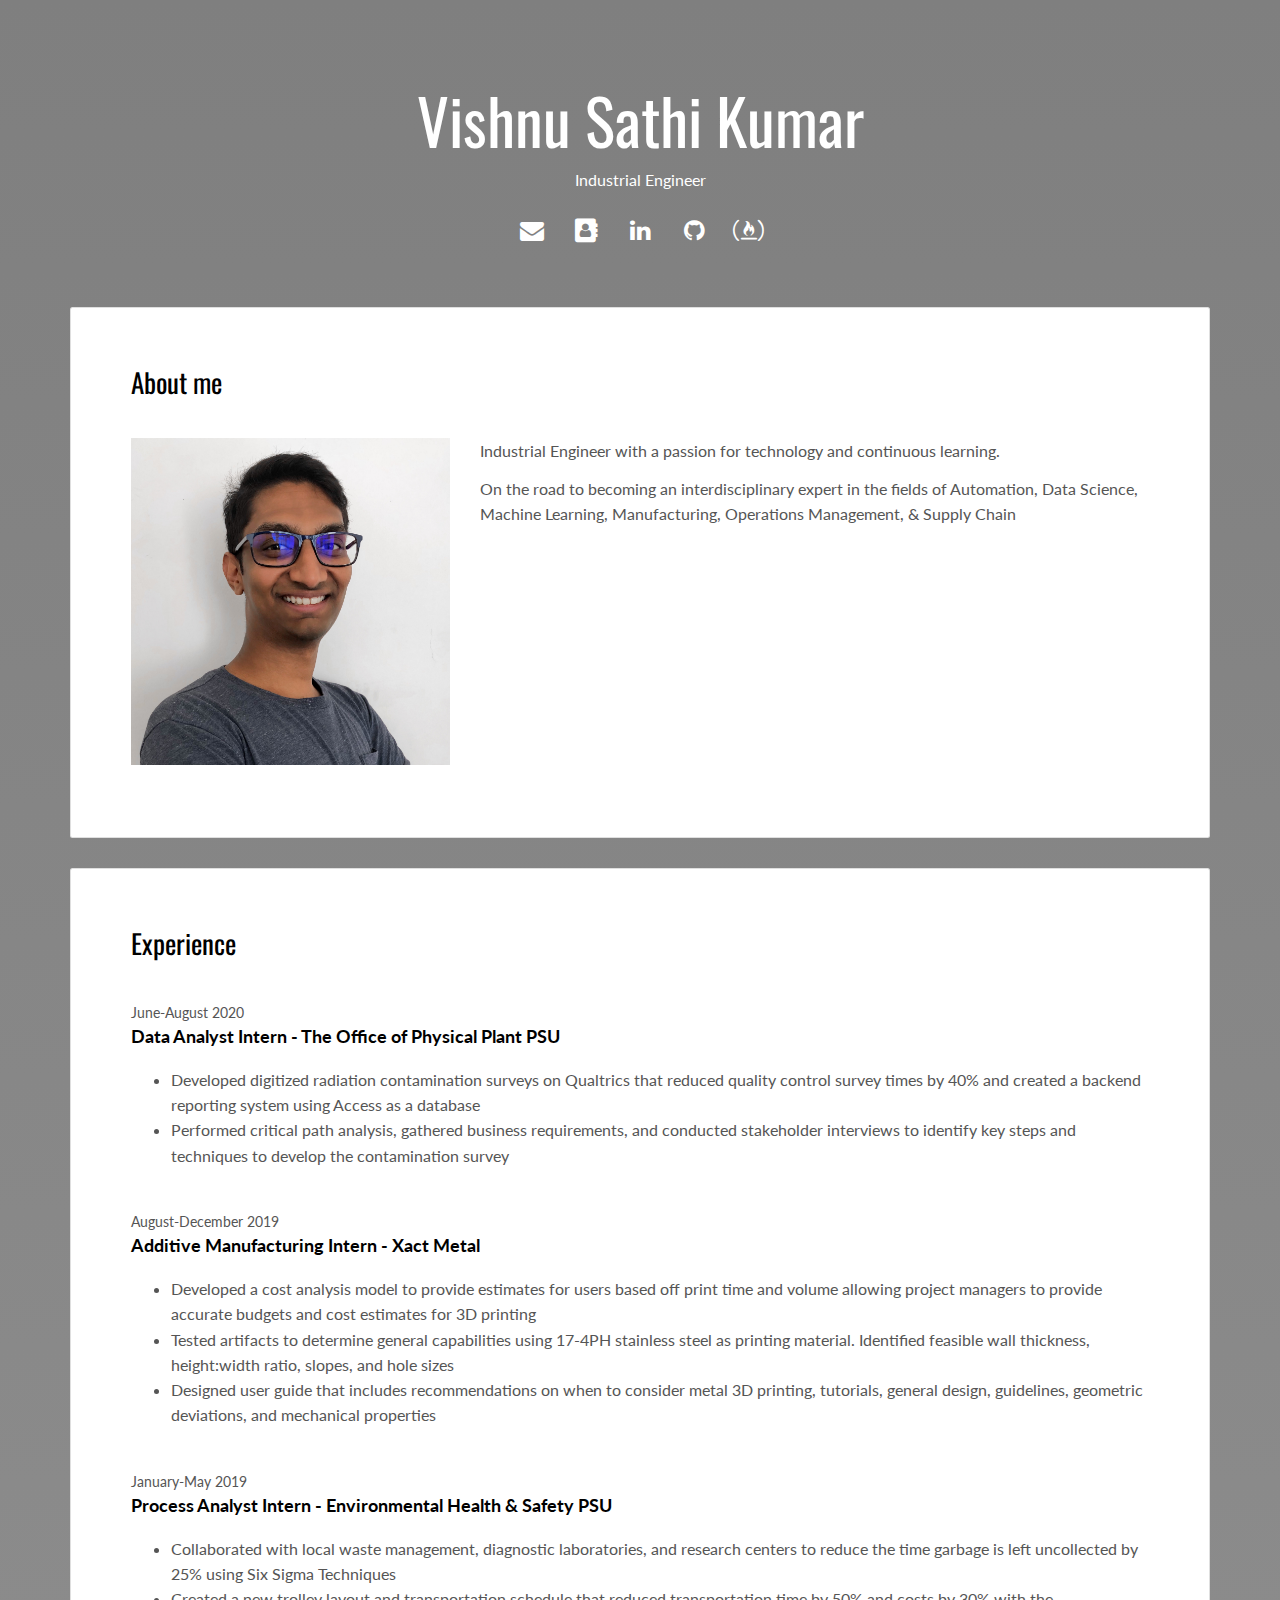
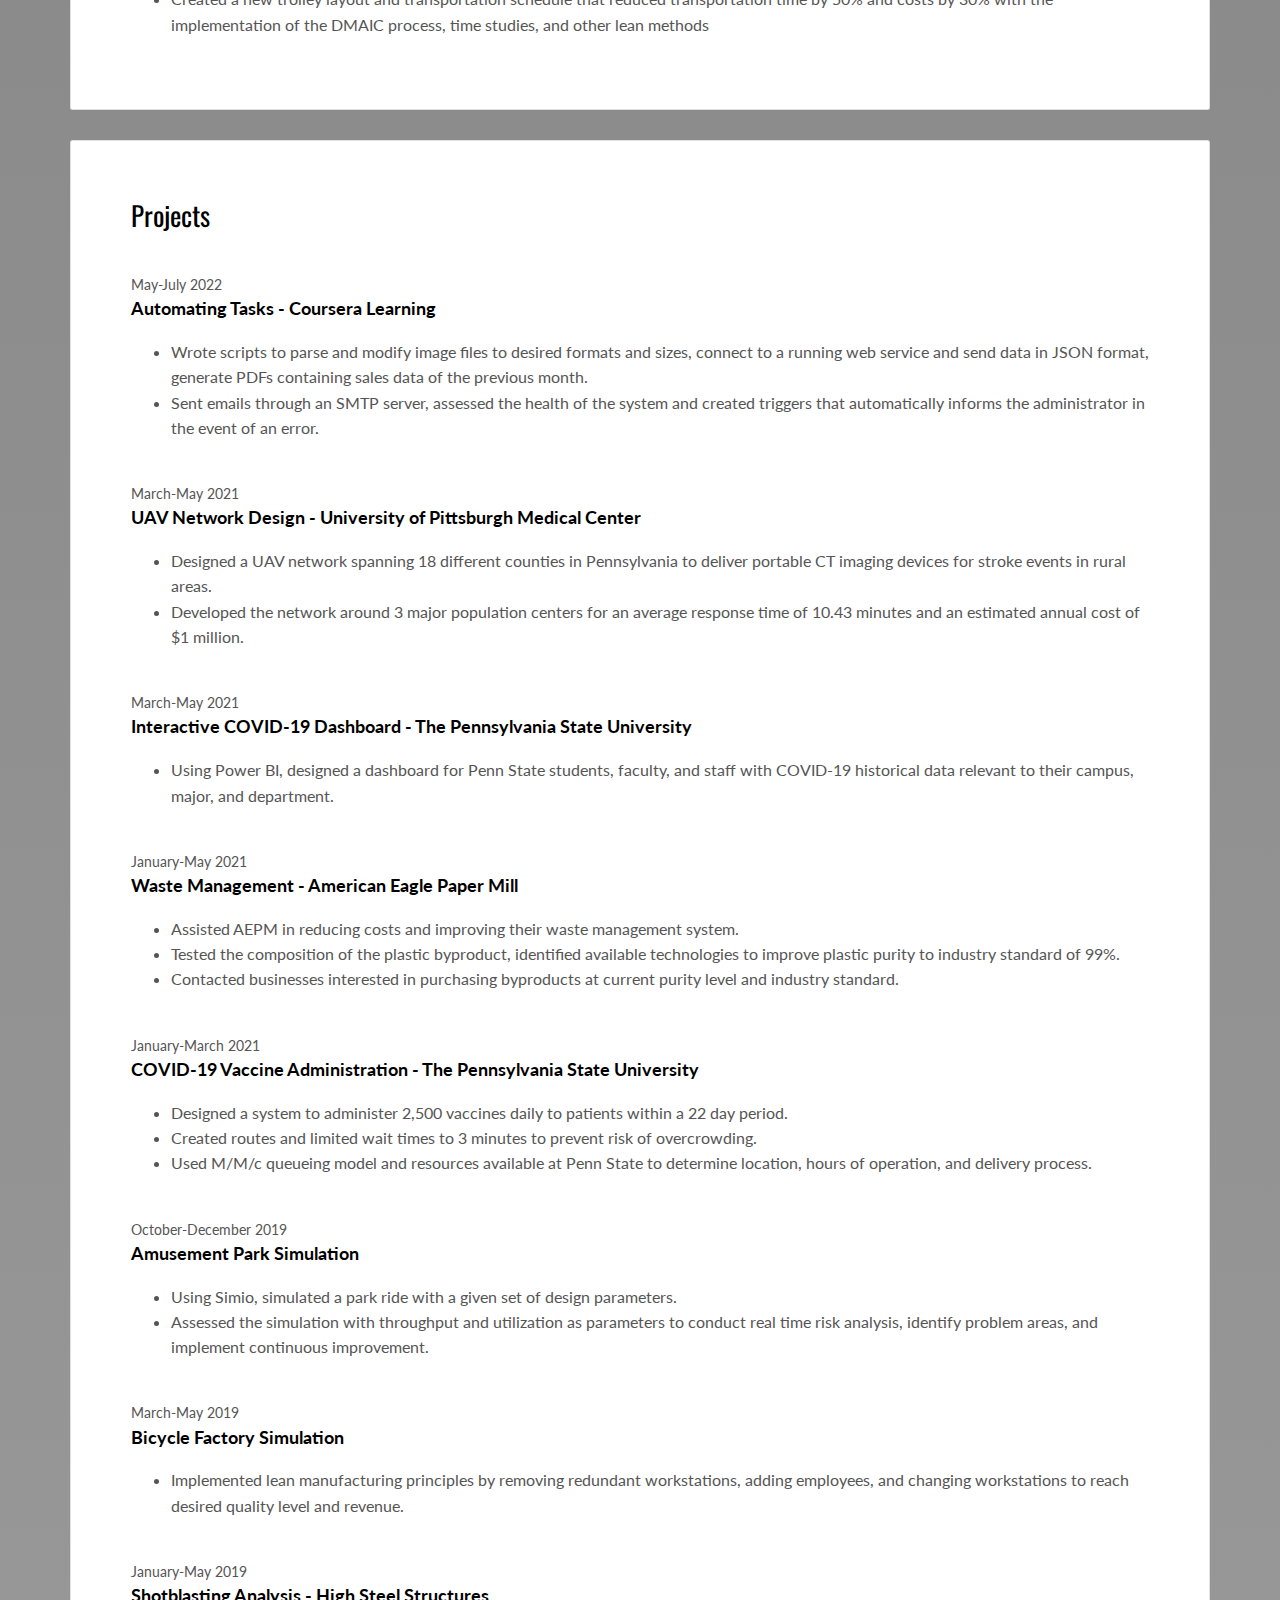
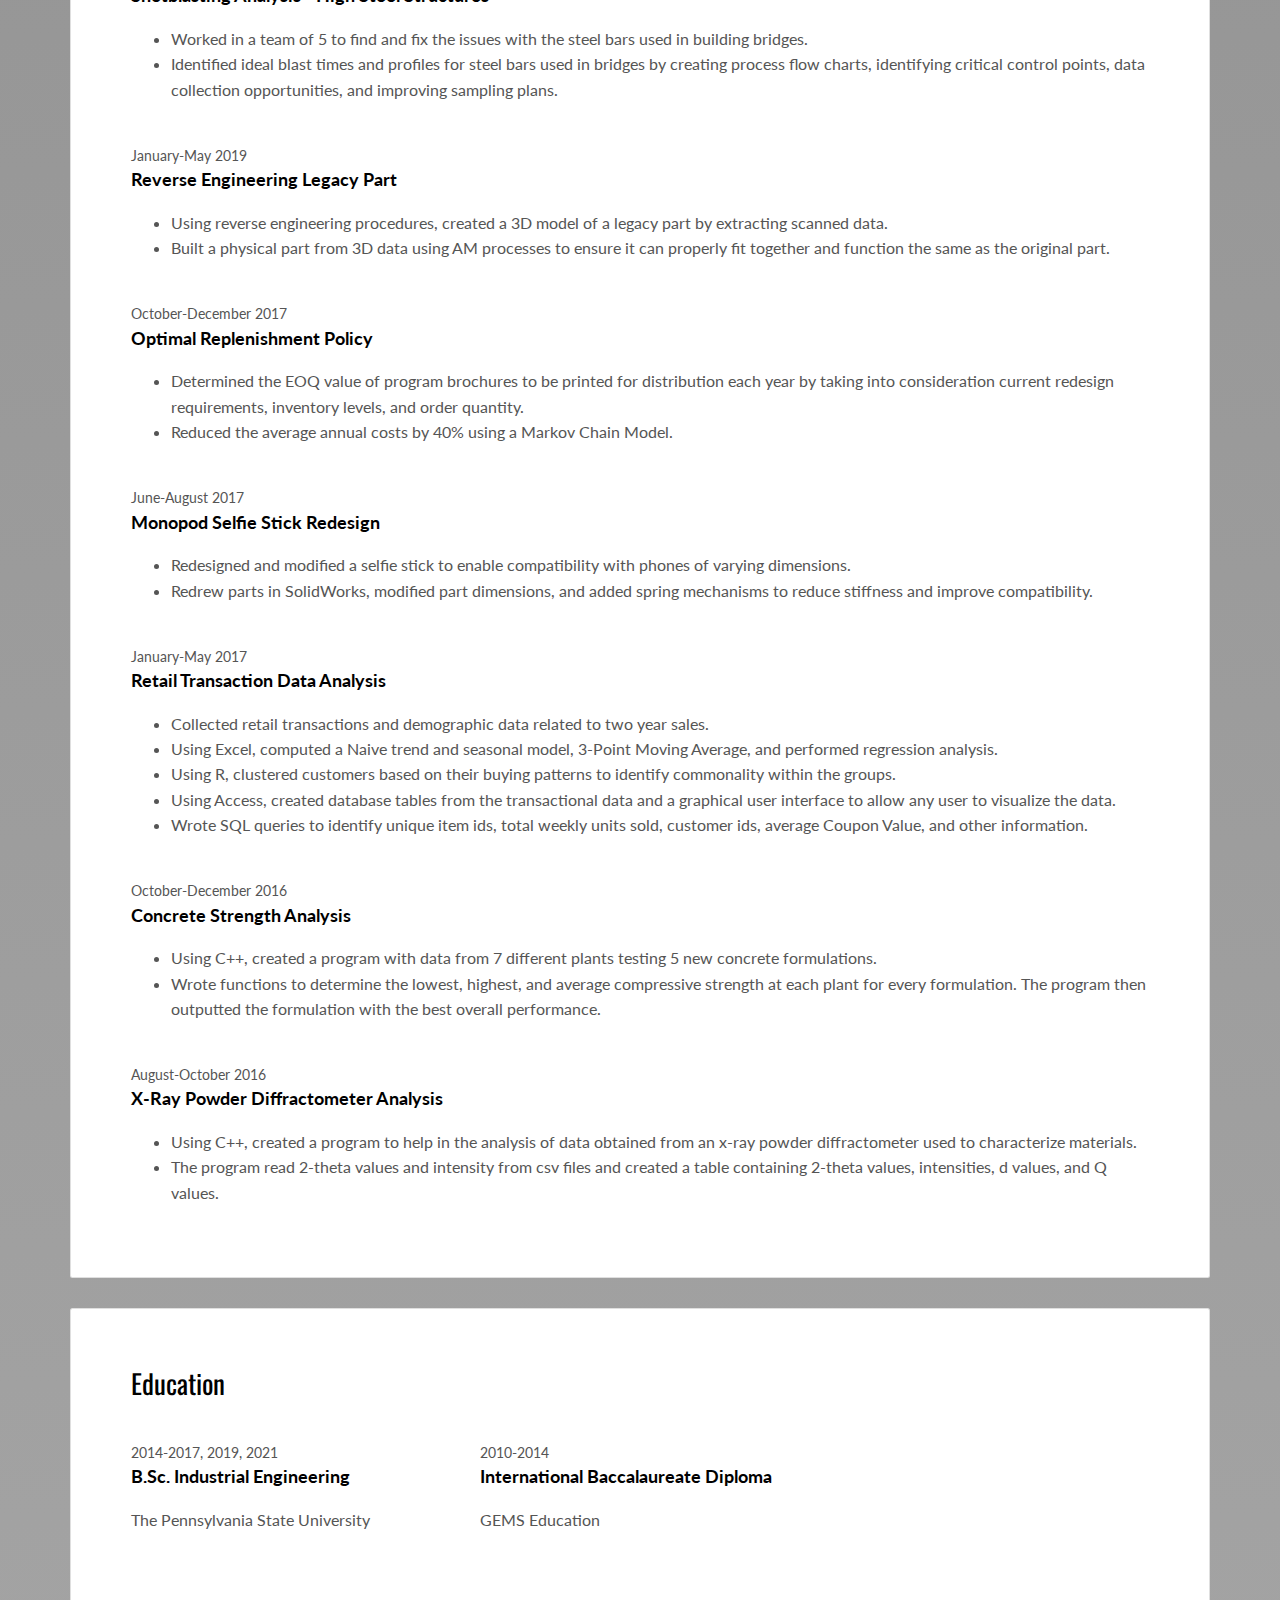
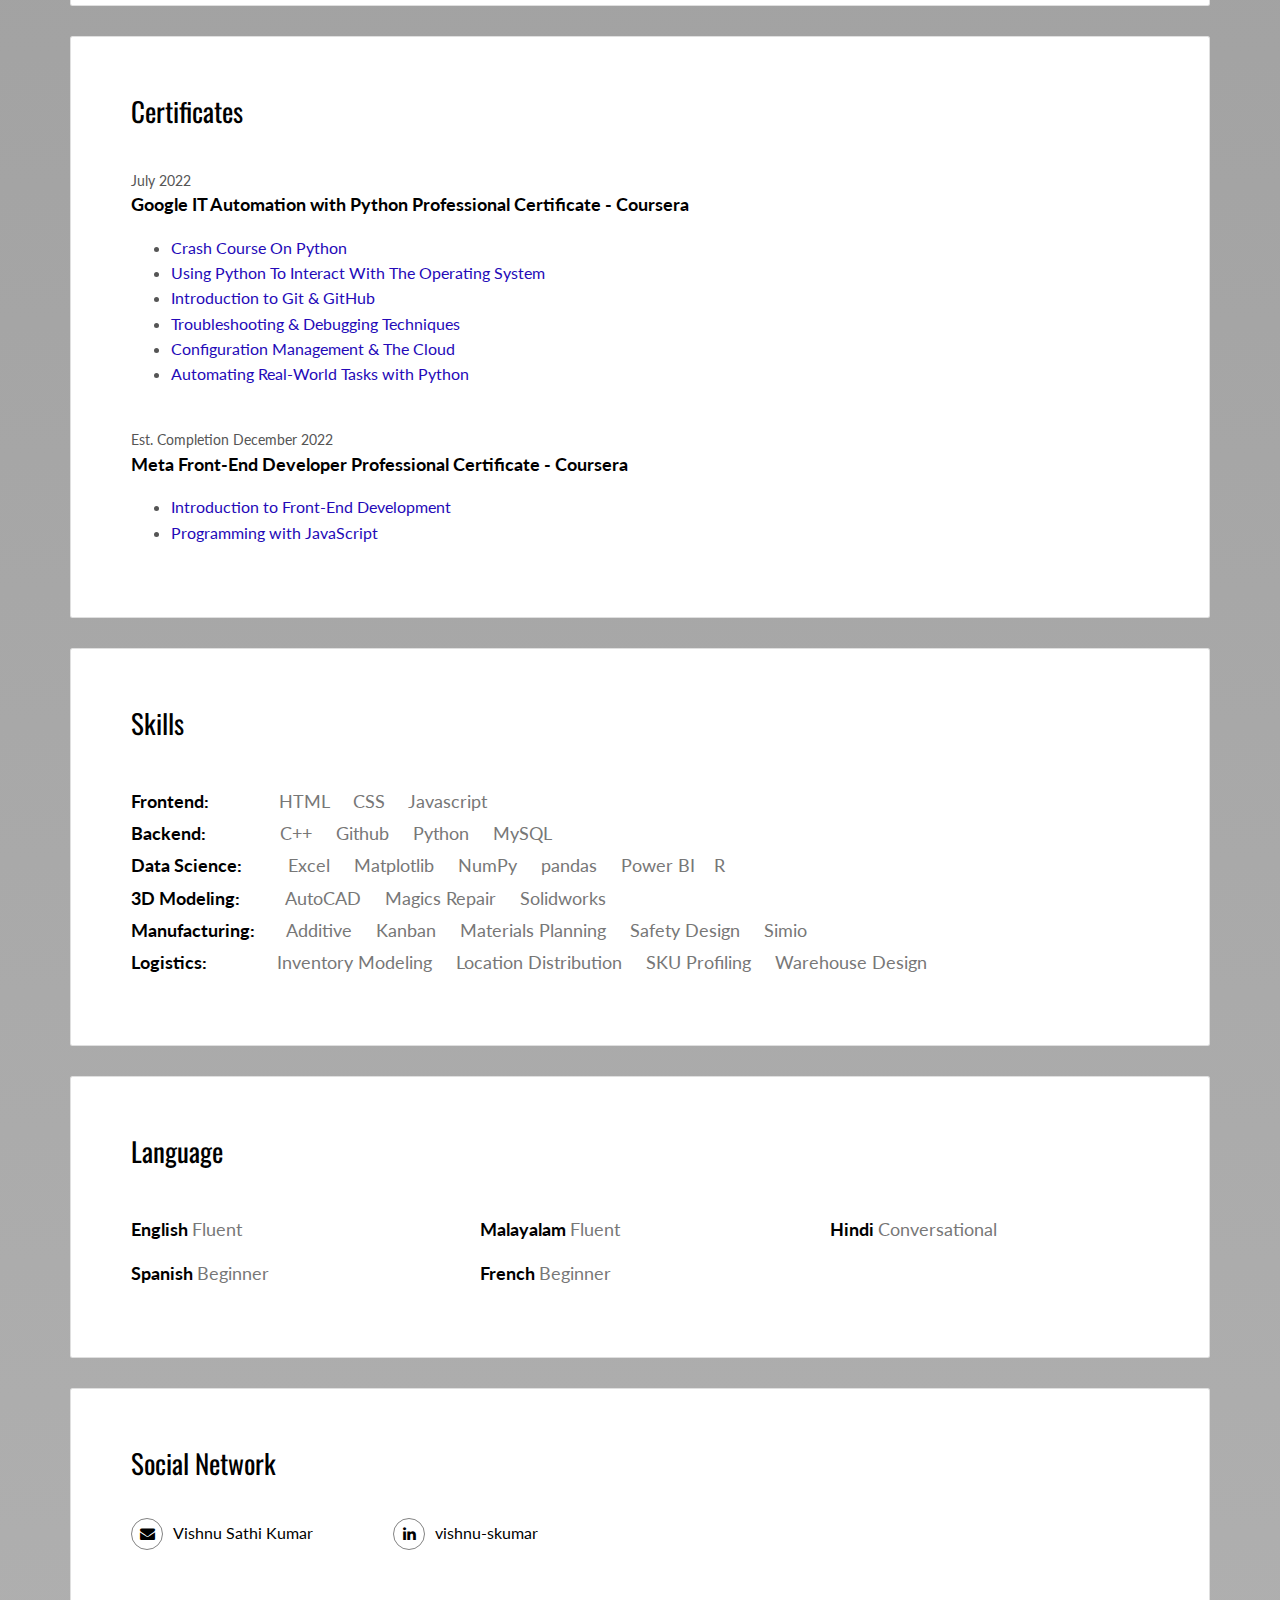
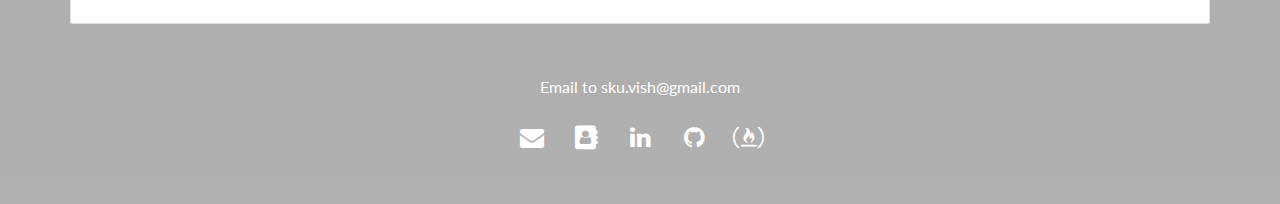
<file: index.html>
<!--  Hello Stranger, 
      This template can be found at http://www.mashup-template.com/templates.html
-->

<!-- Project Images, Project Slides, & Comment Section Greyed Out for Future Usage-->

<!DOCTYPE html>
<html lang="en">

<head>
      
      <!-- Global site tag (gtag.js) - Google Analytics -->
<script async src="https://www.googletagmanager.com/gtag/js?id=G-8CGSCKGFF7"></script>
<script>
  window.dataLayer = window.dataLayer || [];
  function gtag(){dataLayer.push(arguments);}
  gtag('js', new Date());

  gtag('config', 'G-8CGSCKGFF7');
</script>
      
  <meta charset="UTF-8">
  <meta content="IE=edge" http-equiv="X-UA-Compatible">
  <meta content="width=device-width,initial-scale=1" name="viewport">
  <meta content="description" name="description">
  <meta name="google" content="notranslate" />
  <meta content="Mashup templates have been developped by Orson.io team" name="author">

  <!-- Disable tap highlight on IE -->
  <meta name="msapplication-tap-highlight" content="no">
  
  <link rel="apple-touch-icon" sizes="180x180" href="./assets/apple-icon-180x180.png">
  <link href="./favicon.ico" rel="icon">

  <title>Vishnu Sathi Kumar</title>  

<link href="./main.d8e0d294.css" rel="stylesheet"></head>

<body class="">

<!-- Add your content of header 
<div class="background-color-layer" style="background-image: url('assets/images/img-01.jpg')"></div> 
-->
<main class="content-wrapper">
  <header class="white-text-container section-container">
    <div class="text-center">
      <h1>Vishnu Sathi Kumar</h1>
      <p>Industrial Engineer
      </p>
      <p>
        <a class="fa-icon fa-icon-2x" href="mailto:sku.vish@gmail.com" title="">
          <i class="fa fa-envelope"></i>
        </a>
        <a class="fa-icon fa-icon-2x" href="tel:+971545858432" title="">
          <i class="fa fa-address-book"></i>
        </a>
        <a class="fa-icon fa-icon-2x" href="https://www.linkedin.com/in/vishnu-skumar/" title="">
          <i class="fa fa-linkedin"></i>
        </a>
        <a class="fa-icon fa-icon-2x" href="https://github.com/periperibad" title="">
          <i class="fa fa-github"></i>
        </a>
        <a class="fa-icon fa-icon-2x" href="https://www.freecodecamp.org/periperibad" title="">
          <i class="fa fa-free-code-camp"></i>
        </a>
      </p>
    </div>
  </header>



<!-- Add site or app content here -->
 
 <div class="container">
   <div class="row">
     <div class="col-xs-12">

        <div class="card">
          <div class="card-block">
            <h2>About me</h2>
            <div class="row">
              <div class="col-md-4">
                <p><img src="./assets/images/img-01.JPG" class="img-responsive" alt=""></p>
              </div>
              <div class="col-md-8">
              <p>Industrial Engineer with a passion for technology and continuous learning.</p>
              <p>On the road to becoming an interdisciplinary expert in the fields of Automation, Data Science, Machine Learning, Manufacturing, Operations Management, & Supply Chain</p>
              </div>
            </div>
          </div>
        </div>

<!--Project Section Commented Out
        <div class="card">
          <div class="card-block">
            <h2>Projects</h2>
            <div class="row">
              <div class="col-md-4">
                <img src="./assets/images/img-02.jpg" class="img-responsive" alt="">
                <h3 class="h5">Amelia App</h3>
                <p>June 2017</p>
              </div>
              <div class="col-md-4">
                <img src="./assets/images/img-03.jpg" class="img-responsive" alt="">
                <h3 class="h5">Portland</h3>
                <p>March 2017</p>
              </div>
              <div class="col-md-4">
                <img src="./assets/images/img-04.jpg" class="img-responsive" alt="">
                <h3 class="h5">Denz for Nilon</h3>
                <p>Jan 2017</p>
              </div>
            </div>
          </div>
        </div>

-->
        <div class="card">
          <div class="card-block">
            <h2>Experience</h2>
            <div class="work-experience">
              <small class="date">June-August 2020</small>
              <h3 class="h5 date-title">Data Analyst Intern - <a href="https://www.opp.psu.edu" title="OPP">The Office of Physical Plant PSU</a></h3>
              <ul>
                <li>Developed digitized radiation contamination surveys on Qualtrics that reduced quality control survey times by 40% and created a backend reporting system using Access as a database</li>
                <li>Performed critical path analysis, gathered business requirements, and conducted stakeholder interviews to identify key steps and techniques to develop the contamination survey</li>
              </ul>
            </div>

            <div class="work-experience">
              <small class="date">August-December 2019</small>
              <h3 class="h5 date-title">Additive Manufacturing Intern - <a href="https://xactmetal.com" title="Xact Metal PSU">Xact Metal</a></h3>
              <ul>
                <li>Developed a cost analysis model to provide estimates for users based off print time and volume allowing project managers to provide accurate budgets and cost estimates for 3D printing</li>
                <li>Tested artifacts to determine general capabilities using 17-4PH stainless steel as printing material. Identified feasible wall thickness, height:width ratio, slopes, and hole sizes</li>
                <li>Designed user guide that includes recommendations on when to consider metal 3D printing, tutorials, general design, guidelines, geometric deviations, and mechanical properties</li>
              </ul>
            </div>

            <div class="work-experience">
              <small class="date">January-May 2019</small>
              <h3 class="h5 date-title">Process Analyst Intern - <a href="https://ehs.psu.edu" title="EHS">Environmental Health & Safety PSU</a></h3>
              <ul>
                <li>Collaborated with local waste management, diagnostic laboratories, and research centers to reduce the time garbage is left uncollected by 25% using Six Sigma Techniques</li>
                <li>Created a new trolley layout and transportation schedule that reduced transportation time by 50% and costs by 30% with the implementation of the DMAIC process, time studies, and other lean methods</li>
              </ul>
            </div>
          </div>
        </div>
           
           
        <div class="card">
          <div class="card-block">
            <h2>Projects</h2>
            <div class="work-experience">
              <small class="date">May-July 2022</small>
              <h3 class="h5 date-title">Automating Tasks - <a href="https://www.coursera.org/professional-certificates/google-it-automation#about" title="Coursera">Coursera Learning</a></h3>
                  <ul>
                        <li>Wrote scripts to parse and modify image files to desired formats and sizes, connect to a running web service and send data in JSON format, generate PDFs containing sales data of the previous month.</li>
                        <li>Sent emails through an SMTP server, assessed the health of the system and created triggers that automatically informs the administrator in the event of an error.</li>
                  </ul>
            </div>
            <div class="work-experience">
              <small class="date">March-May 2021</small>
              <h3 class="h5 date-title">UAV Network Design - <a href="https://www.upmc.com" title="UPMC">University of Pittsburgh Medical Center</a></h3>
                  <ul>
                        <li>Designed a UAV network spanning 18 different counties in Pennsylvania to deliver portable CT imaging devices for stroke events in rural areas.</li>
                        <li>Developed the network around 3 major population centers for an average response time of 10.43 minutes and an estimated annual cost of $1 million.</li>
                  </ul>
            </div>
            <div class="work-experience">
              <small class="date">March-May 2021</small>
              <h3 class="h5 date-title">Interactive COVID-19 Dashboard - <a href="https://www.psu.edu" title="PSU">The Pennsylvania State University</a></h3>
                  <ul>
                        <li>Using Power BI, designed a dashboard for Penn State students, faculty, and staff with COVID-19 historical data relevant to their campus, major, and department.</li>
                  </ul>
            </div>
            <div class="work-experience">
              <small class="date">January-May 2021</small>
              <h3 class="h5 date-title">Waste Management - <a href="https://www.aepaper.com" title="AEPM">American Eagle Paper Mill</a></h3>
                  <ul>
                        <li>Assisted AEPM in reducing costs and improving their waste management system.</li>
                        <li>Tested the composition of the plastic byproduct, identified available technologies to improve plastic purity to industry standard of 99%.</li>
                        <li>Contacted businesses interested in purchasing byproducts at current purity level and industry standard.</li>
                  </ul>
            </div>
            <div class="work-experience">
              <small class="date">January-March 2021</small>
              <h3 class="h5 date-title">COVID-19 Vaccine Administration - <a href="https://digital.libraries.psu.edu/digital/collection/psuimages/id/1258" title="PSU">The Pennsylvania State University</a></h3>
                  <ul>
                        <li>Designed a system to administer 2,500 vaccines daily to patients within a 22 day period.</li>
                        <li>Created routes and limited wait times to 3 minutes to prevent risk of overcrowding.</li>
                        <li>Used M/M/c queueing model and resources available at Penn State to determine location, hours of operation, and delivery process.</li>
                  </ul>
            </div>
            <div class="work-experience">
              <small class="date">October-December 2019</small>
              <h3 class="h5 date-title">Amusement Park Simulation</h3>
                  <ul>
                        <li>Using Simio, simulated a park ride with a given set of design parameters.</li>
                        <li>Assessed the simulation with throughput and utilization as parameters to conduct real time risk analysis, identify problem areas, and implement continuous improvement.</li>
                  </ul>
            </div>
            <div class="work-experience">
              <small class="date">March-May 2019</small>
              <h3 class="h5 date-title">Bicycle Factory Simulation</h3>
                  <ul>
                        <li>Implemented lean manufacturing principles by removing redundant workstations, adding employees, and changing workstations to reach desired quality level and revenue.</li>
                  </ul>
            </div> 
            <div class="work-experience">
              <small class="date">January-May 2019</small>
              <h3 class="h5 date-title">Shotblasting Analysis - <a href="https://www.highsteel.com" title="HSS">High Steel Structures</a></h3>
                  <ul>
                        <li>Worked in a team of 5 to find and fix the issues with the steel bars used in building bridges. </li>
                        <li>Identified ideal blast times and profiles for steel bars used in bridges by creating process flow charts, identifying critical control points, data collection opportunities, and improving sampling plans.</li>
                  </ul>
            </div>
            <div class="work-experience">
              <small class="date">January-May 2019</small>
              <h3 class="h5 date-title">Reverse Engineering Legacy Part</h3>
                  <ul>
                        <li>Using reverse engineering procedures, created a 3D model of a legacy part by extracting scanned data.</li>
                        <li>Built a physical part from 3D data using AM processes to ensure it can properly fit together and function the same as the original part.</li>
                  </ul>
            </div>
            <div class="work-experience">
              <small class="date">October-December 2017</small>
              <h3 class="h5 date-title">Optimal Replenishment Policy</h3>
                  <ul>
                        <li>Determined the EOQ value of program brochures to be printed for distribution each year by taking into consideration current redesign requirements, inventory levels, and order quantity. </li>
                        <li>Reduced the average annual costs by 40% using a Markov Chain Model.</li>
                  </ul>
            </div>    
            <div class="work-experience">
              <small class="date">June-August 2017</small>
              <h3 class="h5 date-title">Monopod Selfie Stick Redesign</h3>
                  <ul>
                        <li>Redesigned and modified a selfie stick to enable compatibility with phones of varying dimensions.</li>
                        <li>Redrew parts in SolidWorks, modified part dimensions, and added spring mechanisms to reduce stiffness and improve compatibility.</li>
                  </ul>
            </div> 
            <div class="work-experience">
              <small class="date">January-May 2017</small>
              <h3 class="h5 date-title">Retail Transaction Data Analysis</h3>
                  <ul>
                        <li>Collected retail transactions and demographic data related to two year sales.</li>
                        <li>Using Excel, computed a Naive trend and seasonal model, 3-Point Moving Average, and performed regression analysis.</li>
                        <li>Using R, clustered customers based on their buying patterns to identify commonality within the groups.</li>
                        <li>Using Access, created database tables from the transactional data and a graphical user interface to allow any user to visualize the data.</li>
                        <li>Wrote SQL queries to identify unique item ids, total weekly units sold, customer ids, average Coupon Value, and other information.</li>
                  </ul>
            </div>
            <div class="work-experience">
              <small class="date">October-December 2016</small>
              <h3 class="h5 date-title">Concrete Strength Analysis</h3>
                  <ul>
                        <li>Using C++, created a program with data from 7 different plants testing 5 new concrete formulations.</li>
                        <li>Wrote functions to determine the lowest, highest, and average compressive strength at each plant for every formulation. The program then outputted the formulation with the best overall performance.</li>
                  </ul>
            </div>
            <div class="work-experience">
              <small class="date">August-October 2016</small>
              <h3 class="h5 date-title">X-Ray Powder Diffractometer Analysis</h3>
                  <ul>
                        <li>Using C++, created a program to help in the analysis of data obtained from an x-ray powder diffractometer used to characterize materials.</li>
                        <li>The program read 2-theta values and intensity from csv files and created a table containing 2-theta values, intensities, d values, and Q values. </li>
                  </ul>
            </div>
            <!-- Example
            <div class="work-experience">
              <small class="date">Jan-May 2021</small>
              <h3 class="h5 date-title">Example - <a href="https://www.example.com" title="AEPM">Example Company</a></h3>
              <p>Example blah blah</p> 
            </div>
            <div class="work-experience">
              <small class="date">Jan-May 2021</small>
              <h3 class="h5 date-title">Example - <a href="https://www.example.com" title="AEPM">Example Company</a></h3>
                  <ul>
                        <li></li>
                  </ul>
            </div>
            -->
          </div>
        </div>
           

        <div class="card">
          <div class="card-block">
            <h2>Education</h2>
            <div class="row">
              <div class="col-md-4">
                <div class="education-experience">
                  <small class="date">2014-2017, 2019, 2021</small>
                  <h3 class="h5 date-title">B.Sc. Industrial Engineering</h3>
                  <p>The Pennsylvania State University</p>
                </div>
              </div>
              <div class="col-md-4">
                <div class="education-experience">
                  <small class="date">2010-2014</small>
                  <h3 class="h5 date-title">International Baccalaureate Diploma</h3>
                  <p>GEMS Education</p>
                </div>
              </div>
            </div>
          </div>
        </div>

        <div class="card">
          <div class="card-block">
            <h2>Certificates</h2>
            <div class="work-experience">
              <small class="date">July 2022</small>
              <h3 class="h5 date-title"><a href="https://www.coursera.org/account/accomplishments/professional-cert/YDANXAGT8DCX" title="Coursera.org">Google IT Automation with Python Professional Certificate </a> - Coursera</h3>
              <ul>
                <li><a href="https://www.coursera.org/account/accomplishments/verify/Q4A3QHH9WGTW" title="Python Crash Course">Crash Course On Python</a></li>
                <li><a href="https://www.coursera.org/account/accomplishments/verify/YF29ZFGTLDAB" title="Python & OS">Using Python To Interact With The Operating System</a></li>
                <li><a href="https://www.coursera.org/account/accomplishments/verify/QC2UR32LFYSH" title="Git & GitHub">Introduction to Git & GitHub</a></li>
                <li><a href="https://www.coursera.org/account/accomplishments/verify/TYJ6NM72TL8Y" title="Troubleshoot & Debug">Troubleshooting & Debugging Techniques</a></li>
                <li><a href="https://www.coursera.org/account/accomplishments/verify/S3NJ73NK2NKY" title="Config Management & Cloud">Configuration Management & The Cloud</a></li>
                <li><a href="https://www.coursera.org/account/accomplishments/verify/6HPHHRBTJQXS" title="Automating Real Tasks w/ Python">Automating Real-World Tasks with Python</a></li>
              </ul>
            </div>
            <div class="work-experience">
              <small class="date">Est. Completion December 2022</small>
              <h3 class="h5 date-title"><a href="https://www.coursera.org/professional-certificates/meta-front-end-developer" title="Coursera.org">Meta Front-End Developer Professional Certificate </a> - Coursera</h3>
              <ul>
                <li><a href="https://www.coursera.org/account/accomplishments/verify/DYLDQJLXK5P7" title="Front-End Dev">Introduction to Front-End Development</a></li>
                <li><a href="https://www.coursera.org/account/accomplishments/verify/LTJNFZU2AFS7" title="JavaScript">Programming with JavaScript</a></li>
              </ul>
            </div>
          </div>
        </div>
        <!--Fix Spacing. Could use invis table-->
        <div class="card">
          <div class="card-block">
            <h2>Skills</h2>
            <div class="row">
              <div class="col-md-12">
                <div class="language-experience">
                  <h3 class="h5">Frontend:  <small>&emsp;&emsp;&emsp;&emsp;&nbsp; HTML &emsp; CSS &emsp; Javascript</small></h3>
                  <h3 class="h5">Backend:   <small>&emsp;&emsp;&emsp;&emsp;&ensp; C++ &emsp; Github &emsp; Python &emsp; MySQL</small></h3>
                  <h3 class="h5">Data Science:  <small>&emsp;&emsp;&ensp; Excel &emsp; Matplotlib &emsp; NumPy &emsp; pandas &emsp; Power BI&emsp; R</small></h3>
                  <h3 class="h5">3D Modeling: <small>&emsp;&emsp;&ensp; AutoCAD &emsp; Magics Repair &emsp; Solidworks</small></h3>
                  <h3 class="h5">Manufacturing: <small>&emsp;&ensp; Additive &emsp; Kanban &emsp; Materials Planning &emsp; Safety Design &emsp; Simio</small></h3>
                  <h3 class="h5">Logistics: <small>&emsp;&emsp;&emsp;&emsp;&nbsp; Inventory Modeling &emsp; Location Distribution &emsp; SKU Profiling &emsp; Warehouse Design</small></h3>
                </div>
              </div>
            </div>
          </div>
        </div>

        <div class="card">
          <div class="card-block">
            <h2>Language</h2>
            <div class="row">
              <div class="col-md-4">
                <div class="language-experience">
                  <h3 class="h5">English  <small>Fluent</small></h3>
                </div>
              </div>
              <div class="col-md-4">
                <div class="language-experience">
                  <h3 class="h5">Malayalam  <small>Fluent</small></h3>
                </div>
              </div>
              <div class="col-md-4">
                <div class="language-experience">
                  <h3 class="h5">Hindi  <small>Conversational</small></h3>
                </div>
              </div>
              <div class="col-md-4">
                <div class="language-experience">
                  <h3 class="h5">Spanish  <small>Beginner</small></h3>
                </div>
              </div>
              <div class="col-md-4">
                <div class="language-experience">
                  <h3 class="h5">French  <small>Beginner</small></h3>
                </div>
              </div>
            </div>
          </div>
        </div>

        <!--Project Slides
        <div class="card">
          <div class="card-block">
            <h2>Projects</h2>
            <div id="carousel-example-generic" class="carousel slide" data-ride="carousel">
            -->

            <!-- Wrapper for slides
            <div class="carousel-inner" role="listbox">
              <div class="item active">
                <img src="./assets/images/img-05.jpg" class="img-responsive" alt="...">
                <div class="carousel-caption">
                  <h3 class="h5">Jules for Bastion</h3>
                  <p>2017</p>
                </div>
              </div>
              <div class="item">
                <img src="./assets/images/img-06.jpg" class="img-responsive" alt="...">
                <div class="carousel-caption">
                  <h3 class="h5">Jules for Bastion</h3>
                  <p>2017</p>
                </div>
              </div>

              <div class="item">
                <img src="./assets/images/img-08.jpg" class="img-responsive" alt="...">
                <div class="carousel-caption">
                  <h3 class="h5">Jules for Bastion</h3>
                  <p>2017</p>
                </div>
              </div>
            </div>
            -->
            <!-- Indicators
            <ol class="carousel-indicators">
              <li data-target="#carousel-example-generic" data-slide-to="0" class="active"></li>
              <li data-target="#carousel-example-generic" data-slide-to="1"></li>
              <li data-target="#carousel-example-generic" data-slide-to="2"></li>
            </ol>
            
          </div>
          </div>
        </div>
       -->
        <div class="card">
          <div class="card-block">
            <h2>Social Network</h2>
            <div class="row">
              <div class="col-md-3">
                <p class="social-buttons"><a href="mailto:sku.vish@gmail.com" title=""><span class="social-round-icon fa-icon"><i class="fa fa-envelope"></i></span>Vishnu Sathi Kumar</a></p>
              </div>
              <div class="col-md-3">
                <p class="social-buttons"><a href="https://www.linkedin.com/in/vishnu-skumar/" title=""><span class="social-round-icon fa-icon"><i class="fa fa-linkedin"></i></span>vishnu-skumar</a></p>
            </div>
          </div>
        </div>


        <!---Contact Form

          
        <div class="card">
          <div class="card-block">
            <h2>Contact</h2>
            <form action="mailto:sku.vish@gmail.com" method="post" class="reveal-content">
              <div class="form-group">
                <input type="email" class="form-control" id="email" placeholder="Email">
              </div>
              <div class="form-group">
                <input type="text" class="form-control" id="subject" placeholder="Subject">
              </div>
              <div class="form-group">
                <textarea class="form-control" rows="5" placeholder="Enter your message"></textarea>
              </div>
              <div class="form-group">
                <button type="submit" class=" btn btn-primary">Send message</button>
              </div> 
            </form>
          </div>
        </div>
        -->
     </div>
   </div>
 </div>

</main>
<footer class="footer-container white-text-container text-center">
  <div class="container">
    <div class="row">
      <div class="col-xs-12">
        <!--
        <p><img src="./assets/images/mashup-icon.svg" alt=""></p>
        -->
        <p>Email to sku.vish@gmail.com</p>
        <p>
          <a class="fa-icon fa-icon-2x" href="mailto:sku.vish@gmail.com" title="">
            <i class="fa fa-envelope"></i>
          </a>
          <a class="fa-icon fa-icon-2x" href="tel:+971545858432" title="">
            <i class="fa fa-address-book"></i>
          </a>
          <a class="fa-icon fa-icon-2x" href="https://www.linkedin.com/in/vishnu-skumar/" title="">
            <i class="fa fa-linkedin"></i>
          </a>
          <a class="fa-icon fa-icon-2x" href="https://github.com/periperibad" title="">
            <i class="fa fa-github"></i>
          </a>
          <a class="fa-icon fa-icon-2x" href="https://www.freecodecamp.org/periperibad" title="">
            <i class="fa fa-free-code-camp"></i>
          </a>
        </p>
      </div>
    </div>
  </div>
</footer>

<script>
  document.addEventListener("DOMContentLoaded", function (event) {
     scrollRevelation('.card');
  });
</script>


<!-- Google Analytics: change UA-XXXXX-X to be your site's ID

<script>
  (function (i, s, o, g, r, a, m) {
    i['GoogleAnalyticsObject'] = r; i[r] = i[r] || function () {
      (i[r].q = i[r].q || []).push(arguments)
    }, i[r].l = 1 * new Date(); a = s.createElement(o),
      m = s.getElementsByTagName(o)[0]; a.async = 1; a.src = g; m.parentNode.insertBefore(a, m)
  })(window, document, 'script', '//www.google-analytics.com/analytics.js', 'ga');
  ga('create', 'G-8CGSCKGFF7', 'auto');
  ga('send', 'pageview');
</script>
-->
<script type="text/javascript" src="./main.bc58148c.js"></script></body>

</html>
</file>
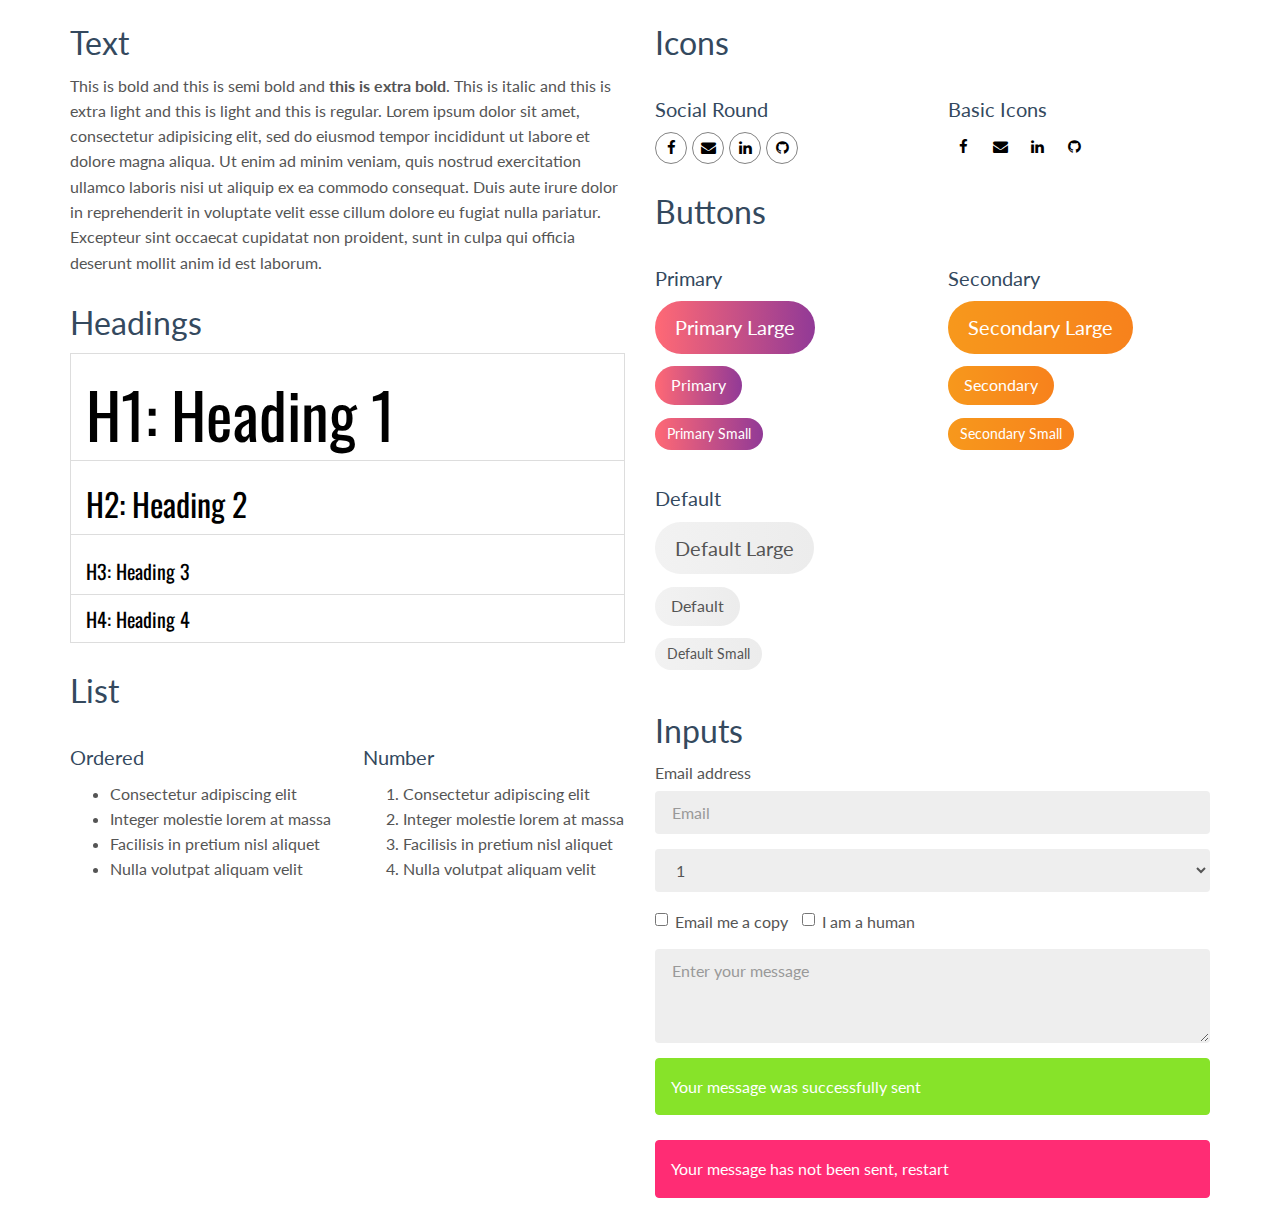
<file: components.html>
<!DOCTYPE html>
<html lang="en">

<head>
  <meta charset="UTF-8">
  <meta content="IE=edge" http-equiv="X-UA-Compatible">
  <meta content="width=device-width,initial-scale=1" name="viewport">
  <meta content="description" name="description">
  <meta name="google" content="notranslate" />
  <meta content="Mashup templates have been developped by Orson.io team" name="author">

  <!-- Disable tap highlight on IE -->
  <meta name="msapplication-tap-highlight" content="no">
  
  <link rel="apple-touch-icon" sizes="180x180" href="./assets/apple-icon-180x180.png">
  <link href="./assets/favicon.ico" rel="icon">

  <title>Title page</title>  

<link href="./main.d8e0d294.css" rel="stylesheet"></head>

<body class="white">


<!-- Add your site or app content here -->
  <div class="container">
    <div class="row">
      <div class="col-xs-12 col-md-6">

        <div class="template-example">
          <h2 class="template-title-example">Text</h2>
          <p>This is bold and this is semi bold and <b>this is extra bold</b>. This is italic and this is extra light and this is light
          and this is regular. Lorem ipsum dolor sit amet, consectetur adipisicing elit, sed do eiusmod
          tempor incididunt ut labore et dolore magna aliqua. Ut enim ad minim veniam,
          quis nostrud exercitation ullamco laboris nisi ut aliquip ex ea commodo
          consequat. Duis aute irure dolor in reprehenderit in voluptate velit esse
          cillum dolore eu fugiat nulla pariatur. Excepteur sint occaecat cupidatat non
          proident, sunt in culpa qui officia deserunt mollit anim id est laborum.
          </p>
        </div>

        <div class="template-example">
          <h2 class="template-title-example">Headings</h2>
          
          <table class="table table-bordered">
            <tr><td><h1>H1: Heading 1</h1></td></tr>
            <tr><td><h2>H2: Heading 2</h2></td></tr>
            <tr><td><h3>H3: Heading 3</h3></td></tr>
            <tr><td><h4>H4: Heading 4</h4></td></tr>
          </table>
          
        </div>

        
        <div class="template-example">
          <h2 class="template-title-example">List</h2>
          <div class="row">
            <div class="col-md-6">
              <h3 class="template-title-example">Ordered</h3>
              <ul>
                <li>Consectetur adipiscing elit</li>
                <li>Integer molestie lorem at massa</li>
                <li>Facilisis in pretium nisl aliquet</li>
                <li>Nulla volutpat aliquam velit</li>
              </ul>
            </div>
            <div class="col-md-6">
              <h3 class="template-title-example">Number</h3>
              <ol>
                <li>Consectetur adipiscing elit</li>
                <li>Integer molestie lorem at massa</li>
                <li>Facilisis in pretium nisl aliquet</li>
                <li>Nulla volutpat aliquam velit</li>
              </ol>
            </div>
          </div>
        </div>
        
      </div>

      <div class="col-xs-12 col-md-6">
        <div class="template-example">
          <h2 class="template-title-example">Icons</h2>
          
          <div class="row">
            <div class="col-md-6">
              <h3 class="template-title-example">Social Round</h2>
              <ul class="list-icons">
                <li>
                  <a href="" class="social-round-icon fa-icon">
                    <i class="fa fa-facebook"></i>
                  </a>
                </li>
                <li>
                  <a href="" class="social-round-icon fa-icon">
                    <i class="fa fa-envelope"></i>
                  </a>
                </li>
                <li>
                  <a href="" class="social-round-icon fa-icon">
                    <i class="fa fa-linkedin"></i>
                  </a>
                </li>
                <li>
                  <a href="" class="social-round-icon fa-icon">
                    <i class="fa fa-github"></i>
                  </a>
                </li>
              </ul>
            </div>
            <div class="col-md-6">
               <h3 class="template-title-example">Basic Icons</h2>
                <ul class="list-icons">
                  <li>
                    <span class="fa-icon">
                      <i class="fa fa-facebook"></i>
                    </span>
                  </li>
                  <li>
                    <span class="fa-icon">
                      <i class="fa fa-envelope"></i>
                    </span>
                  </li>
                  <li>
                    <span class="fa-icon">
                      <i class="fa fa-linkedin"></i>
                    </span>
                  </li>
                  <li>
                    <span class="fa-icon">
                      <i class="fa fa-github"></i>
                    </span>
                  </li>
                </ul>
            </div>

          </div>


          


        </div>

        <div class="template-example">
          <h2 class="template-title-example">Buttons</h2>
          <div class="row">
            <div class="col-md-6">
              <h3 class="template-title-example">Primary</h2>
              <div class="row">
                  <div class="col-md-6">
                  <p><a href="" class="btn btn-primary btn-lg">Primary Large</a></p>
                  <p><a href="" class="btn btn-primary">Primary </a></p>
                  <p><a href="" class="btn btn-primary btn-sm">Primary Small</a></p>
                </div>
              </div>

              <h3 class="template-title-example">Default</h2>
              <div class="row">
                  <div class="col-md-6">
                  <p><a href="" class="btn btn-default btn-lg">Default Large</a></p>
                  <p><a href="" class="btn btn-default">Default </a></p>
                  <p><a href="" class="btn btn-default btn-sm">Default Small</a></p>
                </div>
              </div>

            </div>

            <div class="col-md-6">
              <h3 class="template-title-example">Secondary</h2>
              <div class="row">
                  <div class="col-md-6">
                  <p><a href="" class="btn btn-info btn-lg">Secondary Large</a></p>
                  <p><a href="" class="btn btn-info">Secondary </a></p>
                  <p><a href="" class="btn btn-info btn-sm">Secondary Small</a></p>
                </div>
              </div>
            </div>
          </div>
        </div>
        
        <div class="template-example">
          <h2 class="template-title-example">Inputs</h2>

            <div class="form-group">
              <label for="exampleInputEmail1">Email address</label>
              <input type="email" class="form-control" id="exampleInputEmail1" placeholder="Email">
            </div>

            <div class="form-group">
              <select class="form-control">
                <option>1</option>
                <option>2</option>
                <option>3</option>
                <option>4</option>
                <option>5</option>
              </select>
            </div>

            <div class="form-group">
              <label class="checkbox-inline">
                <input 
                type="checkbox" id="inlineCheckbox1" value="option1"> Email me a copy
              </label>
              <label class="checkbox-inline">
                <input type="checkbox" id="inlineCheckbox2" value="option2"> I am a human
              </label>
            </div>

            <div class="form-group">
              <textarea class="form-control" rows="3" placeholder="Enter your message"></textarea>
            </div>
            
            <div class="alert alert-success" role="alert">Your message was successfully sent</div>
            <div class="alert alert-danger" role="alert">Your message has not been sent, restart</div>
        </div>




      </div>
    </div>
  </div>

<script type="text/javascript" src="./main.bc58148c.js"></script>
</file>
<file: main.d8e0d294.css>
@import url(https://fonts.googleapis.com/css?family=Lato:400,700|Oswald);@import url(https://maxcdn.bootstrapcdn.com/font-awesome/4.7.0/css/font-awesome.min.css);/*!
 * Bootstrap v3.3.7 (http://getbootstrap.com)
 * Copyright 2011-2016 Twitter, Inc.
 * Licensed under MIT (https://github.com/twbs/bootstrap/blob/master/LICENSE)
 */
/*! normalize.css v3.0.3 | MIT License | github.com/necolas/normalize.css */html{font-family:sans-serif;-ms-text-size-adjust:100%;-webkit-text-size-adjust:100%}body{margin:0}article,aside,details,figcaption,figure,footer,header,hgroup,main,menu,nav,section,summary{display:block}audio,canvas,progress,video{display:inline-block;vertical-align:baseline}audio:not([controls]){display:none;height:0}[hidden],template{display:none}a{background-color:transparent}a:active,a:hover{outline:0}abbr[title]{border-bottom:1px dotted}b,strong{font-weight:700}dfn{font-style:italic}h1{font-size:2em;margin:.67em 0}mark{background:#ff0;color:#000}small{font-size:80%}sub,sup{font-size:75%;line-height:0;position:relative;vertical-align:baseline}sup{top:-.5em}sub{bottom:-.25em}img{border:0}svg:not(:root){overflow:hidden}figure{margin:1em 40px}hr{box-sizing:content-box;height:0}pre{overflow:auto}code,kbd,pre,samp{font-family:monospace,monospace;font-size:1em}button,input,optgroup,select,textarea{color:inherit;font:inherit;margin:0}button{overflow:visible}button,select{text-transform:none}button,html input[type=button],input[type=reset],input[type=submit]{-webkit-appearance:button;cursor:pointer}button[disabled],html input[disabled]{cursor:default}button::-moz-focus-inner,input::-moz-focus-inner{border:0;padding:0}input{line-height:normal}input[type=checkbox],input[type=radio]{box-sizing:border-box;padding:0}input[type=number]::-webkit-inner-spin-button,input[type=number]::-webkit-outer-spin-button{height:auto}input[type=search]{-webkit-appearance:textfield;box-sizing:content-box}input[type=search]::-webkit-search-cancel-button,input[type=search]::-webkit-search-decoration{-webkit-appearance:none}fieldset{border:1px solid silver;margin:0 2px;padding:.35em .625em .75em}textarea{overflow:auto}optgroup{font-weight:700}table{border-collapse:collapse;border-spacing:0}td,th{padding:0}

/*! Source: https://github.com/h5bp/html5-boilerplate/blob/master/src/css/main.css */@media print{*,:after,:before{background:transparent!important;color:#000!important;box-shadow:none!important;text-shadow:none!important}a,a:visited{text-decoration:underline}a[href]:after{content:" (" attr(href) ")"}abbr[title]:after{content:" (" attr(title) ")"}a[href^="#"]:after,a[href^="javascript:"]:after{content:""}blockquote,pre{border:1px solid #999;page-break-inside:avoid}thead{display:table-header-group}img,tr{page-break-inside:avoid}img{max-width:100%!important}h2,h3,p{orphans:3;widows:3}h2,h3{page-break-after:avoid}.navbar{display:none}.btn>.caret,.dropup>.btn>.caret{border-top-color:#000!important}.label{border:1px solid #000}.table{border-collapse:collapse!important}.table td,.table th{background-color:#fff!important}.table-bordered td,.table-bordered th{border:1px solid #ddd!important}}*,:after,:before{-webkit-box-sizing:border-box;-moz-box-sizing:border-box;box-sizing:border-box}html{font-size:10px;-webkit-tap-highlight-color:transparent}body{font-family:Lato,Helvetica,Arial,sans-serif;font-size:16px;line-height:1.58;color:#555;background-color:#fff}button,input,select,textarea{font-family:inherit;font-size:inherit;line-height:inherit}a{color:#240ab8;text-decoration:none}a:focus,a:hover{color:#b30043;text-decoration:underline}a:focus{outline:5px auto -webkit-focus-ring-color;outline-offset:-2px}figure{margin:0}img{vertical-align:middle}.img-responsive{display:block;max-width:100%;height:auto}.img-rounded{border-radius:6px}.img-thumbnail{padding:4px;line-height:1.58;background-color:#fff;border:1px solid #ddd;border-radius:4px;-webkit-transition:all .2s ease-in-out;-o-transition:all .2s ease-in-out;transition:all .2s ease-in-out;display:inline-block;max-width:100%;height:auto}.img-circle{border-radius:50%}hr{margin-top:25px;margin-bottom:25px;border:0;border-top:1px solid #eee}.sr-only{position:absolute;width:1px;height:1px;margin:-1px;padding:0;overflow:hidden;clip:rect(0,0,0,0);border:0}.sr-only-focusable:active,.sr-only-focusable:focus{position:static;width:auto;height:auto;margin:0;overflow:visible;clip:auto}[role=button]{cursor:pointer}.h1,.h2,.h3,.h4,.h5,.h6,h1,h2,h3,h4,h5,h6{font-family:Oswald,Helvetica,Arial,sans-serif;font-weight:400;line-height:1.1;color:#000}.h1 .small,.h1 small,.h2 .small,.h2 small,.h3 .small,.h3 small,.h4 .small,.h4 small,.h5 .small,.h5 small,.h6 .small,.h6 small,h1 .small,h1 small,h2 .small,h2 small,h3 .small,h3 small,h4 .small,h4 small,h5 .small,h5 small,h6 .small,h6 small{font-weight:400;line-height:1;color:#777}.h1,.h2,.h3,h1,h2,h3{margin-top:25px;margin-bottom:12.5px}.h1 .small,.h1 small,.h2 .small,.h2 small,.h3 .small,.h3 small,h1 .small,h1 small,h2 .small,h2 small,h3 .small,h3 small{font-size:65%}.h4,.h5,.h6,h4,h5,h6{margin-top:12.5px;margin-bottom:12.5px}.h4 .small,.h4 small,.h5 .small,.h5 small,.h6 .small,.h6 small,h4 .small,h4 small,h5 .small,h5 small,h6 .small,h6 small{font-size:75%}.h1,h1{font-size:63px}.h2,h2{font-size:27px}.h3,.h4,h3,h4{font-size:20px}.h5,h5{font-size:18px}.h6,h6{font-size:14px}p{margin:0 0 12.5px}.lead{margin-bottom:25px;font-size:18px;font-weight:300;line-height:1.4}@media (min-width:768px){.lead{font-size:24px}}.small,small{font-size:87%}.mark,mark{background-color:#fcf8e3;padding:.2em}.text-left{text-align:left}.text-right{text-align:right}.text-center{text-align:center}.text-justify{text-align:justify}.text-nowrap{white-space:nowrap}.text-lowercase{text-transform:lowercase}.initialism,.text-uppercase{text-transform:uppercase}.text-capitalize{text-transform:capitalize}.text-muted{color:#777}.text-primary{color:#240ab8}a.text-primary:focus,a.text-primary:hover{color:#cc004d}.text-success{color:#fff}a.text-success:focus,a.text-success:hover{color:#e6e6e6}.text-info{color:#31708f}a.text-info:focus,a.text-info:hover{color:#245269}.text-warning{color:#8a6d3b}a.text-warning:focus,a.text-warning:hover{color:#66512c}.text-danger{color:#fff}a.text-danger:focus,a.text-danger:hover{color:#e6e6e6}.bg-primary{color:#fff;background-color:#240ab8}a.bg-primary:focus,a.bg-primary:hover{background-color:#cc004d}.bg-success{background-color:#87e329}a.bg-success:focus,a.bg-success:hover{background-color:#6dc019}.bg-info{background-color:#d9edf7}a.bg-info:focus,a.bg-info:hover{background-color:#afd9ee}.bg-warning{background-color:#fcf8e3}a.bg-warning:focus,a.bg-warning:hover{background-color:#f7ecb5}.bg-danger{background-color:#ff2c74}a.bg-danger:focus,a.bg-danger:hover{background-color:#f80055}.page-header{padding-bottom:11.5px;margin:50px 0 25px;border-bottom:1px solid #eee}ol,ul{margin-top:0;margin-bottom:12.5px}ol ol,ol ul,ul ol,ul ul{margin-bottom:0}.list-inline,.list-unstyled{padding-left:0;list-style:none}.list-inline{margin-left:-5px}.list-inline>li{display:inline-block;padding-left:5px;padding-right:5px}dl{margin-top:0;margin-bottom:25px}dd,dt{line-height:1.58}dt{font-weight:700}dd{margin-left:0}.dl-horizontal dd:after,.dl-horizontal dd:before{content:" ";display:table}.dl-horizontal dd:after{clear:both}@media (min-width:768px){.dl-horizontal dt{float:left;width:160px;clear:left;text-align:right;overflow:hidden;text-overflow:ellipsis;white-space:nowrap}.dl-horizontal dd{margin-left:180px}}abbr[data-original-title],abbr[title]{cursor:help;border-bottom:1px dotted #777}.initialism{font-size:90%}blockquote{padding:12.5px 25px;margin:0 0 25px;font-size:20px;border-left:5px solid #eee}blockquote ol:last-child,blockquote p:last-child,blockquote ul:last-child{margin-bottom:0}blockquote .small,blockquote footer,blockquote small{display:block;font-size:80%;line-height:1.58;color:#777}blockquote .small:before,blockquote footer:before,blockquote small:before{content:"\2014   \A0"}.blockquote-reverse,blockquote.pull-right{padding-right:15px;padding-left:0;border-right:5px solid #eee;border-left:0;text-align:right}.blockquote-reverse .small:before,.blockquote-reverse footer:before,.blockquote-reverse small:before,blockquote.pull-right .small:before,blockquote.pull-right footer:before,blockquote.pull-right small:before{content:""}.blockquote-reverse .small:after,.blockquote-reverse footer:after,.blockquote-reverse small:after,blockquote.pull-right .small:after,blockquote.pull-right footer:after,blockquote.pull-right small:after{content:"\A0   \2014"}address{margin-bottom:25px;font-style:normal;line-height:1.58}code,kbd,pre,samp{font-family:Menlo,Monaco,Consolas,Courier New,monospace}code{color:#c7254e;background-color:#f9f2f4;border-radius:4px}code,kbd{padding:2px 4px;font-size:90%}kbd{color:#fff;background-color:#333;border-radius:3px;box-shadow:inset 0 -1px 0 rgba(0,0,0,.25)}kbd kbd{padding:0;font-size:100%;font-weight:700;box-shadow:none}pre{display:block;padding:12px;margin:0 0 12.5px;font-size:15px;line-height:1.58;word-break:break-all;word-wrap:break-word;color:#333;background-color:#f5f5f5;border:1px solid #ccc;border-radius:4px}pre code{padding:0;font-size:inherit;color:inherit;white-space:pre-wrap;background-color:transparent;border-radius:0}.pre-scrollable{max-height:340px;overflow-y:scroll}.container{margin-right:auto;margin-left:auto;padding-left:15px;padding-right:15px}.container:after,.container:before{content:" ";display:table}.container:after{clear:both}@media (min-width:768px){.container{width:750px}}@media (min-width:992px){.container{width:970px}}@media (min-width:1200px){.container{width:1170px}}.container-fluid{margin-right:auto;margin-left:auto;padding-left:15px;padding-right:15px}.container-fluid:after,.container-fluid:before{content:" ";display:table}.container-fluid:after{clear:both}.row{margin-left:-15px;margin-right:-15px}.row:after,.row:before{content:" ";display:table}.row:after{clear:both}.col-lg-1,.col-lg-2,.col-lg-3,.col-lg-4,.col-lg-5,.col-lg-6,.col-lg-7,.col-lg-8,.col-lg-9,.col-lg-10,.col-lg-11,.col-lg-12,.col-md-1,.col-md-2,.col-md-3,.col-md-4,.col-md-5,.col-md-6,.col-md-7,.col-md-8,.col-md-9,.col-md-10,.col-md-11,.col-md-12,.col-sm-1,.col-sm-2,.col-sm-3,.col-sm-4,.col-sm-5,.col-sm-6,.col-sm-7,.col-sm-8,.col-sm-9,.col-sm-10,.col-sm-11,.col-sm-12,.col-xs-1,.col-xs-2,.col-xs-3,.col-xs-4,.col-xs-5,.col-xs-6,.col-xs-7,.col-xs-8,.col-xs-9,.col-xs-10,.col-xs-11,.col-xs-12{position:relative;min-height:1px;padding-left:15px;padding-right:15px}.col-xs-1,.col-xs-2,.col-xs-3,.col-xs-4,.col-xs-5,.col-xs-6,.col-xs-7,.col-xs-8,.col-xs-9,.col-xs-10,.col-xs-11,.col-xs-12{float:left}.col-xs-1{width:8.33333%}.col-xs-2{width:16.66667%}.col-xs-3{width:25%}.col-xs-4{width:33.33333%}.col-xs-5{width:41.66667%}.col-xs-6{width:50%}.col-xs-7{width:58.33333%}.col-xs-8{width:66.66667%}.col-xs-9{width:75%}.col-xs-10{width:83.33333%}.col-xs-11{width:91.66667%}.col-xs-12{width:100%}.col-xs-pull-0{right:auto}.col-xs-pull-1{right:8.33333%}.col-xs-pull-2{right:16.66667%}.col-xs-pull-3{right:25%}.col-xs-pull-4{right:33.33333%}.col-xs-pull-5{right:41.66667%}.col-xs-pull-6{right:50%}.col-xs-pull-7{right:58.33333%}.col-xs-pull-8{right:66.66667%}.col-xs-pull-9{right:75%}.col-xs-pull-10{right:83.33333%}.col-xs-pull-11{right:91.66667%}.col-xs-pull-12{right:100%}.col-xs-push-0{left:auto}.col-xs-push-1{left:8.33333%}.col-xs-push-2{left:16.66667%}.col-xs-push-3{left:25%}.col-xs-push-4{left:33.33333%}.col-xs-push-5{left:41.66667%}.col-xs-push-6{left:50%}.col-xs-push-7{left:58.33333%}.col-xs-push-8{left:66.66667%}.col-xs-push-9{left:75%}.col-xs-push-10{left:83.33333%}.col-xs-push-11{left:91.66667%}.col-xs-push-12{left:100%}.col-xs-offset-0{margin-left:0}.col-xs-offset-1{margin-left:8.33333%}.col-xs-offset-2{margin-left:16.66667%}.col-xs-offset-3{margin-left:25%}.col-xs-offset-4{margin-left:33.33333%}.col-xs-offset-5{margin-left:41.66667%}.col-xs-offset-6{margin-left:50%}.col-xs-offset-7{margin-left:58.33333%}.col-xs-offset-8{margin-left:66.66667%}.col-xs-offset-9{margin-left:75%}.col-xs-offset-10{margin-left:83.33333%}.col-xs-offset-11{margin-left:91.66667%}.col-xs-offset-12{margin-left:100%}@media (min-width:768px){.col-sm-1,.col-sm-2,.col-sm-3,.col-sm-4,.col-sm-5,.col-sm-6,.col-sm-7,.col-sm-8,.col-sm-9,.col-sm-10,.col-sm-11,.col-sm-12{float:left}.col-sm-1{width:8.33333%}.col-sm-2{width:16.66667%}.col-sm-3{width:25%}.col-sm-4{width:33.33333%}.col-sm-5{width:41.66667%}.col-sm-6{width:50%}.col-sm-7{width:58.33333%}.col-sm-8{width:66.66667%}.col-sm-9{width:75%}.col-sm-10{width:83.33333%}.col-sm-11{width:91.66667%}.col-sm-12{width:100%}.col-sm-pull-0{right:auto}.col-sm-pull-1{right:8.33333%}.col-sm-pull-2{right:16.66667%}.col-sm-pull-3{right:25%}.col-sm-pull-4{right:33.33333%}.col-sm-pull-5{right:41.66667%}.col-sm-pull-6{right:50%}.col-sm-pull-7{right:58.33333%}.col-sm-pull-8{right:66.66667%}.col-sm-pull-9{right:75%}.col-sm-pull-10{right:83.33333%}.col-sm-pull-11{right:91.66667%}.col-sm-pull-12{right:100%}.col-sm-push-0{left:auto}.col-sm-push-1{left:8.33333%}.col-sm-push-2{left:16.66667%}.col-sm-push-3{left:25%}.col-sm-push-4{left:33.33333%}.col-sm-push-5{left:41.66667%}.col-sm-push-6{left:50%}.col-sm-push-7{left:58.33333%}.col-sm-push-8{left:66.66667%}.col-sm-push-9{left:75%}.col-sm-push-10{left:83.33333%}.col-sm-push-11{left:91.66667%}.col-sm-push-12{left:100%}.col-sm-offset-0{margin-left:0}.col-sm-offset-1{margin-left:8.33333%}.col-sm-offset-2{margin-left:16.66667%}.col-sm-offset-3{margin-left:25%}.col-sm-offset-4{margin-left:33.33333%}.col-sm-offset-5{margin-left:41.66667%}.col-sm-offset-6{margin-left:50%}.col-sm-offset-7{margin-left:58.33333%}.col-sm-offset-8{margin-left:66.66667%}.col-sm-offset-9{margin-left:75%}.col-sm-offset-10{margin-left:83.33333%}.col-sm-offset-11{margin-left:91.66667%}.col-sm-offset-12{margin-left:100%}}@media (min-width:992px){.col-md-1,.col-md-2,.col-md-3,.col-md-4,.col-md-5,.col-md-6,.col-md-7,.col-md-8,.col-md-9,.col-md-10,.col-md-11,.col-md-12{float:left}.col-md-1{width:8.33333%}.col-md-2{width:16.66667%}.col-md-3{width:25%}.col-md-4{width:33.33333%}.col-md-5{width:41.66667%}.col-md-6{width:50%}.col-md-7{width:58.33333%}.col-md-8{width:66.66667%}.col-md-9{width:75%}.col-md-10{width:83.33333%}.col-md-11{width:91.66667%}.col-md-12{width:100%}.col-md-pull-0{right:auto}.col-md-pull-1{right:8.33333%}.col-md-pull-2{right:16.66667%}.col-md-pull-3{right:25%}.col-md-pull-4{right:33.33333%}.col-md-pull-5{right:41.66667%}.col-md-pull-6{right:50%}.col-md-pull-7{right:58.33333%}.col-md-pull-8{right:66.66667%}.col-md-pull-9{right:75%}.col-md-pull-10{right:83.33333%}.col-md-pull-11{right:91.66667%}.col-md-pull-12{right:100%}.col-md-push-0{left:auto}.col-md-push-1{left:8.33333%}.col-md-push-2{left:16.66667%}.col-md-push-3{left:25%}.col-md-push-4{left:33.33333%}.col-md-push-5{left:41.66667%}.col-md-push-6{left:50%}.col-md-push-7{left:58.33333%}.col-md-push-8{left:66.66667%}.col-md-push-9{left:75%}.col-md-push-10{left:83.33333%}.col-md-push-11{left:91.66667%}.col-md-push-12{left:100%}.col-md-offset-0{margin-left:0}.col-md-offset-1{margin-left:8.33333%}.col-md-offset-2{margin-left:16.66667%}.col-md-offset-3{margin-left:25%}.col-md-offset-4{margin-left:33.33333%}.col-md-offset-5{margin-left:41.66667%}.col-md-offset-6{margin-left:50%}.col-md-offset-7{margin-left:58.33333%}.col-md-offset-8{margin-left:66.66667%}.col-md-offset-9{margin-left:75%}.col-md-offset-10{margin-left:83.33333%}.col-md-offset-11{margin-left:91.66667%}.col-md-offset-12{margin-left:100%}}@media (min-width:1200px){.col-lg-1,.col-lg-2,.col-lg-3,.col-lg-4,.col-lg-5,.col-lg-6,.col-lg-7,.col-lg-8,.col-lg-9,.col-lg-10,.col-lg-11,.col-lg-12{float:left}.col-lg-1{width:8.33333%}.col-lg-2{width:16.66667%}.col-lg-3{width:25%}.col-lg-4{width:33.33333%}.col-lg-5{width:41.66667%}.col-lg-6{width:50%}.col-lg-7{width:58.33333%}.col-lg-8{width:66.66667%}.col-lg-9{width:75%}.col-lg-10{width:83.33333%}.col-lg-11{width:91.66667%}.col-lg-12{width:100%}.col-lg-pull-0{right:auto}.col-lg-pull-1{right:8.33333%}.col-lg-pull-2{right:16.66667%}.col-lg-pull-3{right:25%}.col-lg-pull-4{right:33.33333%}.col-lg-pull-5{right:41.66667%}.col-lg-pull-6{right:50%}.col-lg-pull-7{right:58.33333%}.col-lg-pull-8{right:66.66667%}.col-lg-pull-9{right:75%}.col-lg-pull-10{right:83.33333%}.col-lg-pull-11{right:91.66667%}.col-lg-pull-12{right:100%}.col-lg-push-0{left:auto}.col-lg-push-1{left:8.33333%}.col-lg-push-2{left:16.66667%}.col-lg-push-3{left:25%}.col-lg-push-4{left:33.33333%}.col-lg-push-5{left:41.66667%}.col-lg-push-6{left:50%}.col-lg-push-7{left:58.33333%}.col-lg-push-8{left:66.66667%}.col-lg-push-9{left:75%}.col-lg-push-10{left:83.33333%}.col-lg-push-11{left:91.66667%}.col-lg-push-12{left:100%}.col-lg-offset-0{margin-left:0}.col-lg-offset-1{margin-left:8.33333%}.col-lg-offset-2{margin-left:16.66667%}.col-lg-offset-3{margin-left:25%}.col-lg-offset-4{margin-left:33.33333%}.col-lg-offset-5{margin-left:41.66667%}.col-lg-offset-6{margin-left:50%}.col-lg-offset-7{margin-left:58.33333%}.col-lg-offset-8{margin-left:66.66667%}.col-lg-offset-9{margin-left:75%}.col-lg-offset-10{margin-left:83.33333%}.col-lg-offset-11{margin-left:91.66667%}.col-lg-offset-12{margin-left:100%}}table{background-color:transparent}caption{padding-top:8px;padding-bottom:8px;color:#777}caption,th{text-align:left}.table{width:100%;max-width:100%;margin-bottom:25px}.table>tbody>tr>td,.table>tbody>tr>th,.table>tfoot>tr>td,.table>tfoot>tr>th,.table>thead>tr>td,.table>thead>tr>th{padding:8px;line-height:1.58;vertical-align:top;border-top:1px solid #ddd}.table>thead>tr>th{vertical-align:bottom;border-bottom:2px solid #ddd}.table>caption+thead>tr:first-child>td,.table>caption+thead>tr:first-child>th,.table>colgroup+thead>tr:first-child>td,.table>colgroup+thead>tr:first-child>th,.table>thead:first-child>tr:first-child>td,.table>thead:first-child>tr:first-child>th{border-top:0}.table>tbody+tbody{border-top:2px solid #ddd}.table .table{background-color:#fff}.table-condensed>tbody>tr>td,.table-condensed>tbody>tr>th,.table-condensed>tfoot>tr>td,.table-condensed>tfoot>tr>th,.table-condensed>thead>tr>td,.table-condensed>thead>tr>th{padding:5px}.table-bordered,.table-bordered>tbody>tr>td,.table-bordered>tbody>tr>th,.table-bordered>tfoot>tr>td,.table-bordered>tfoot>tr>th,.table-bordered>thead>tr>td,.table-bordered>thead>tr>th{border:1px solid #ddd}.table-bordered>thead>tr>td,.table-bordered>thead>tr>th{border-bottom-width:2px}.table-striped>tbody>tr:nth-of-type(odd){background-color:#f9f9f9}.table-hover>tbody>tr:hover{background-color:#f5f5f5}table col[class*=col-]{position:static;float:none;display:table-column}table td[class*=col-],table th[class*=col-]{position:static;float:none;display:table-cell}.table>tbody>tr.active>td,.table>tbody>tr.active>th,.table>tbody>tr>td.active,.table>tbody>tr>th.active,.table>tfoot>tr.active>td,.table>tfoot>tr.active>th,.table>tfoot>tr>td.active,.table>tfoot>tr>th.active,.table>thead>tr.active>td,.table>thead>tr.active>th,.table>thead>tr>td.active,.table>thead>tr>th.active{background-color:#f5f5f5}.table-hover>tbody>tr.active:hover>td,.table-hover>tbody>tr.active:hover>th,.table-hover>tbody>tr:hover>.active,.table-hover>tbody>tr>td.active:hover,.table-hover>tbody>tr>th.active:hover{background-color:#e8e8e8}.table>tbody>tr.success>td,.table>tbody>tr.success>th,.table>tbody>tr>td.success,.table>tbody>tr>th.success,.table>tfoot>tr.success>td,.table>tfoot>tr.success>th,.table>tfoot>tr>td.success,.table>tfoot>tr>th.success,.table>thead>tr.success>td,.table>thead>tr.success>th,.table>thead>tr>td.success,.table>thead>tr>th.success{background-color:#87e329}.table-hover>tbody>tr.success:hover>td,.table-hover>tbody>tr.success:hover>th,.table-hover>tbody>tr:hover>.success,.table-hover>tbody>tr>td.success:hover,.table-hover>tbody>tr>th.success:hover{background-color:#7ad61c}.table>tbody>tr.info>td,.table>tbody>tr.info>th,.table>tbody>tr>td.info,.table>tbody>tr>th.info,.table>tfoot>tr.info>td,.table>tfoot>tr.info>th,.table>tfoot>tr>td.info,.table>tfoot>tr>th.info,.table>thead>tr.info>td,.table>thead>tr.info>th,.table>thead>tr>td.info,.table>thead>tr>th.info{background-color:#d9edf7}.table-hover>tbody>tr.info:hover>td,.table-hover>tbody>tr.info:hover>th,.table-hover>tbody>tr:hover>.info,.table-hover>tbody>tr>td.info:hover,.table-hover>tbody>tr>th.info:hover{background-color:#c4e3f3}.table>tbody>tr.warning>td,.table>tbody>tr.warning>th,.table>tbody>tr>td.warning,.table>tbody>tr>th.warning,.table>tfoot>tr.warning>td,.table>tfoot>tr.warning>th,.table>tfoot>tr>td.warning,.table>tfoot>tr>th.warning,.table>thead>tr.warning>td,.table>thead>tr.warning>th,.table>thead>tr>td.warning,.table>thead>tr>th.warning{background-color:#fcf8e3}.table-hover>tbody>tr.warning:hover>td,.table-hover>tbody>tr.warning:hover>th,.table-hover>tbody>tr:hover>.warning,.table-hover>tbody>tr>td.warning:hover,.table-hover>tbody>tr>th.warning:hover{background-color:#faf2cc}.table>tbody>tr.danger>td,.table>tbody>tr.danger>th,.table>tbody>tr>td.danger,.table>tbody>tr>th.danger,.table>tfoot>tr.danger>td,.table>tfoot>tr.danger>th,.table>tfoot>tr>td.danger,.table>tfoot>tr>th.danger,.table>thead>tr.danger>td,.table>thead>tr.danger>th,.table>thead>tr>td.danger,.table>thead>tr>th.danger{background-color:#ff2c74}.table-hover>tbody>tr.danger:hover>td,.table-hover>tbody>tr.danger:hover>th,.table-hover>tbody>tr:hover>.danger,.table-hover>tbody>tr>td.danger:hover,.table-hover>tbody>tr>th.danger:hover{background-color:#ff1363}.table-responsive{overflow-x:auto;min-height:.01%}@media screen and (max-width:767px){.table-responsive{width:100%;margin-bottom:18.75px;overflow-y:hidden;-ms-overflow-style:-ms-autohiding-scrollbar;border:1px solid #ddd}.table-responsive>.table{margin-bottom:0}.table-responsive>.table>tbody>tr>td,.table-responsive>.table>tbody>tr>th,.table-responsive>.table>tfoot>tr>td,.table-responsive>.table>tfoot>tr>th,.table-responsive>.table>thead>tr>td,.table-responsive>.table>thead>tr>th{white-space:nowrap}.table-responsive>.table-bordered{border:0}.table-responsive>.table-bordered>tbody>tr>td:first-child,.table-responsive>.table-bordered>tbody>tr>th:first-child,.table-responsive>.table-bordered>tfoot>tr>td:first-child,.table-responsive>.table-bordered>tfoot>tr>th:first-child,.table-responsive>.table-bordered>thead>tr>td:first-child,.table-responsive>.table-bordered>thead>tr>th:first-child{border-left:0}.table-responsive>.table-bordered>tbody>tr>td:last-child,.table-responsive>.table-bordered>tbody>tr>th:last-child,.table-responsive>.table-bordered>tfoot>tr>td:last-child,.table-responsive>.table-bordered>tfoot>tr>th:last-child,.table-responsive>.table-bordered>thead>tr>td:last-child,.table-responsive>.table-bordered>thead>tr>th:last-child{border-right:0}.table-responsive>.table-bordered>tbody>tr:last-child>td,.table-responsive>.table-bordered>tbody>tr:last-child>th,.table-responsive>.table-bordered>tfoot>tr:last-child>td,.table-responsive>.table-bordered>tfoot>tr:last-child>th{border-bottom:0}}fieldset{margin:0;min-width:0}fieldset,legend{padding:0;border:0}legend{display:block;width:100%;margin-bottom:25px;font-size:24px;line-height:inherit;color:#333;border-bottom:1px solid #e5e5e5}label{display:inline-block;max-width:100%;margin-bottom:5px;font-weight:700}input[type=search]{-webkit-box-sizing:border-box;-moz-box-sizing:border-box;box-sizing:border-box}input[type=checkbox],input[type=radio]{margin:4px 0 0;margin-top:1px\9;line-height:normal}input[type=file]{display:block}input[type=range]{display:block;width:100%}select[multiple],select[size]{height:auto}input[type=checkbox]:focus,input[type=file]:focus,input[type=radio]:focus{outline:5px auto -webkit-focus-ring-color;outline-offset:-2px}output{padding-top:9px}.form-control,output{display:block;font-size:16px;line-height:1.58;color:#555}.form-control{width:100%;height:43px;padding:8px 16px;background-color:#eee;background-image:none;border:1px solid transparent;border-radius:4px;-webkit-box-shadow:inset 0 1px 1px rgba(0,0,0,.075);box-shadow:inset 0 1px 1px rgba(0,0,0,.075);-webkit-transition:border-color .15s ease-in-out,box-shadow .15s ease-in-out;-o-transition:border-color ease-in-out .15s,box-shadow ease-in-out .15s;transition:border-color .15s ease-in-out,box-shadow .15s ease-in-out}.form-control:focus{border-color:#66afe9;-webkit-box-shadow:inset 0 1px 1px rgba(0,0,0,.075),0 0 8px rgba(102,175,233,.6);box-shadow:inset 0 1px 1px rgba(0,0,0,.075),0 0 8px rgba(102,175,233,.6)}.form-control::-moz-placeholder{color:#999;opacity:1}.form-control:-ms-input-placeholder{color:#999}.form-control::-webkit-input-placeholder{color:#999}.form-control::-ms-expand{border:0;background-color:transparent}.form-control[disabled],.form-control[readonly],fieldset[disabled] .form-control{background-color:#eee;opacity:1}.form-control[disabled],fieldset[disabled] .form-control{cursor:not-allowed}textarea.form-control{height:auto}input[type=search]{-webkit-appearance:none}@media screen and (-webkit-min-device-pixel-ratio:0){input[type=date].form-control,input[type=datetime-local].form-control,input[type=month].form-control,input[type=time].form-control{line-height:43px}.input-group-sm>.input-group-btn>input[type=date].btn,.input-group-sm>.input-group-btn>input[type=datetime-local].btn,.input-group-sm>.input-group-btn>input[type=month].btn,.input-group-sm>.input-group-btn>input[type=time].btn,.input-group-sm>input[type=date].form-control,.input-group-sm>input[type=date].input-group-addon,.input-group-sm>input[type=datetime-local].form-control,.input-group-sm>input[type=datetime-local].input-group-addon,.input-group-sm>input[type=month].form-control,.input-group-sm>input[type=month].input-group-addon,.input-group-sm>input[type=time].form-control,.input-group-sm>input[type=time].input-group-addon,.input-group-sm input[type=date],.input-group-sm input[type=datetime-local],.input-group-sm input[type=month],.input-group-sm input[type=time],input[type=date].input-sm,input[type=datetime-local].input-sm,input[type=month].input-sm,input[type=time].input-sm{line-height:35px}.input-group-lg>.input-group-btn>input[type=date].btn,.input-group-lg>.input-group-btn>input[type=datetime-local].btn,.input-group-lg>.input-group-btn>input[type=month].btn,.input-group-lg>.input-group-btn>input[type=time].btn,.input-group-lg>input[type=date].form-control,.input-group-lg>input[type=date].input-group-addon,.input-group-lg>input[type=datetime-local].form-control,.input-group-lg>input[type=datetime-local].input-group-addon,.input-group-lg>input[type=month].form-control,.input-group-lg>input[type=month].input-group-addon,.input-group-lg>input[type=time].form-control,.input-group-lg>input[type=time].input-group-addon,.input-group-lg input[type=date],.input-group-lg input[type=datetime-local],.input-group-lg input[type=month],.input-group-lg input[type=time],input[type=date].input-lg,input[type=datetime-local].input-lg,input[type=month].input-lg,input[type=time].input-lg{line-height:53px}}.form-group{margin-bottom:15px}.checkbox,.radio{position:relative;display:block;margin-top:10px;margin-bottom:10px}.checkbox label,.radio label{min-height:25px;padding-left:20px;margin-bottom:0;font-weight:400;cursor:pointer}.checkbox-inline input[type=checkbox],.checkbox input[type=checkbox],.radio-inline input[type=radio],.radio input[type=radio]{position:absolute;margin-left:-20px;margin-top:4px\9}.checkbox+.checkbox,.radio+.radio{margin-top:-5px}.checkbox-inline,.radio-inline{position:relative;display:inline-block;padding-left:20px;margin-bottom:0;vertical-align:middle;font-weight:400;cursor:pointer}.checkbox-inline+.checkbox-inline,.radio-inline+.radio-inline{margin-top:0;margin-left:10px}.checkbox-inline.disabled,.checkbox.disabled label,.radio-inline.disabled,.radio.disabled label,fieldset[disabled] .checkbox-inline,fieldset[disabled] .checkbox label,fieldset[disabled] .radio-inline,fieldset[disabled] .radio label,fieldset[disabled] input[type=checkbox],fieldset[disabled] input[type=radio],input[type=checkbox].disabled,input[type=checkbox][disabled],input[type=radio].disabled,input[type=radio][disabled]{cursor:not-allowed}.form-control-static{padding-top:9px;padding-bottom:9px;margin-bottom:0;min-height:41px}.form-control-static.input-lg,.form-control-static.input-sm,.input-group-lg>.form-control-static.form-control,.input-group-lg>.form-control-static.input-group-addon,.input-group-lg>.input-group-btn>.form-control-static.btn,.input-group-sm>.form-control-static.form-control,.input-group-sm>.form-control-static.input-group-addon,.input-group-sm>.input-group-btn>.form-control-static.btn{padding-left:0;padding-right:0}.input-group-sm>.form-control,.input-group-sm>.input-group-addon,.input-group-sm>.input-group-btn>.btn,.input-sm{height:35px;padding:6px 12px;font-size:14px;line-height:1.5;border-radius:3px}.input-group-sm>.input-group-btn>select.btn,.input-group-sm>select.form-control,.input-group-sm>select.input-group-addon,select.input-sm{height:35px;line-height:35px}.input-group-sm>.input-group-btn>select[multiple].btn,.input-group-sm>.input-group-btn>textarea.btn,.input-group-sm>select[multiple].form-control,.input-group-sm>select[multiple].input-group-addon,.input-group-sm>textarea.form-control,.input-group-sm>textarea.input-group-addon,select[multiple].input-sm,textarea.input-sm{height:auto}.form-group-sm .form-control{height:35px;padding:6px 12px;font-size:14px;line-height:1.5;border-radius:3px}.form-group-sm select.form-control{height:35px;line-height:35px}.form-group-sm select[multiple].form-control,.form-group-sm textarea.form-control{height:auto}.form-group-sm .form-control-static{height:35px;min-height:39px;padding:7px 12px;font-size:14px;line-height:1.5}.input-group-lg>.form-control,.input-group-lg>.input-group-addon,.input-group-lg>.input-group-btn>.btn,.input-lg{height:53px;padding:12px 20px;font-size:20px;line-height:1.33333;border-radius:6px}.input-group-lg>.input-group-btn>select.btn,.input-group-lg>select.form-control,.input-group-lg>select.input-group-addon,select.input-lg{height:53px;line-height:53px}.input-group-lg>.input-group-btn>select[multiple].btn,.input-group-lg>.input-group-btn>textarea.btn,.input-group-lg>select[multiple].form-control,.input-group-lg>select[multiple].input-group-addon,.input-group-lg>textarea.form-control,.input-group-lg>textarea.input-group-addon,select[multiple].input-lg,textarea.input-lg{height:auto}.form-group-lg .form-control{height:53px;padding:12px 20px;font-size:20px;line-height:1.33333;border-radius:6px}.form-group-lg select.form-control{height:53px;line-height:53px}.form-group-lg select[multiple].form-control,.form-group-lg textarea.form-control{height:auto}.form-group-lg .form-control-static{height:53px;min-height:45px;padding:13px 20px;font-size:20px;line-height:1.33333}.has-feedback{position:relative}.has-feedback .form-control{padding-right:53.75px}.form-control-feedback{position:absolute;top:0;right:0;z-index:2;display:block;width:43px;height:43px;line-height:43px;text-align:center;pointer-events:none}.form-group-lg .form-control+.form-control-feedback,.input-group-lg+.form-control-feedback,.input-group-lg>.form-control+.form-control-feedback,.input-group-lg>.input-group-addon+.form-control-feedback,.input-group-lg>.input-group-btn>.btn+.form-control-feedback,.input-lg+.form-control-feedback{width:53px;height:53px;line-height:53px}.form-group-sm .form-control+.form-control-feedback,.input-group-sm+.form-control-feedback,.input-group-sm>.form-control+.form-control-feedback,.input-group-sm>.input-group-addon+.form-control-feedback,.input-group-sm>.input-group-btn>.btn+.form-control-feedback,.input-sm+.form-control-feedback{width:35px;height:35px;line-height:35px}.has-success .checkbox,.has-success .checkbox-inline,.has-success.checkbox-inline label,.has-success.checkbox label,.has-success .control-label,.has-success .help-block,.has-success .radio,.has-success .radio-inline,.has-success.radio-inline label,.has-success.radio label{color:#fff}.has-success .form-control{border-color:#fff;-webkit-box-shadow:inset 0 1px 1px rgba(0,0,0,.075);box-shadow:inset 0 1px 1px rgba(0,0,0,.075)}.has-success .form-control:focus{border-color:#e6e6e6;-webkit-box-shadow:inset 0 1px 1px rgba(0,0,0,.075),0 0 6px #fff;box-shadow:inset 0 1px 1px rgba(0,0,0,.075),0 0 6px #fff}.has-success .input-group-addon{color:#fff;border-color:#fff;background-color:#87e329}.has-success .form-control-feedback{color:#fff}.has-warning .checkbox,.has-warning .checkbox-inline,.has-warning.checkbox-inline label,.has-warning.checkbox label,.has-warning .control-label,.has-warning .help-block,.has-warning .radio,.has-warning .radio-inline,.has-warning.radio-inline label,.has-warning.radio label{color:#8a6d3b}.has-warning .form-control{border-color:#8a6d3b;-webkit-box-shadow:inset 0 1px 1px rgba(0,0,0,.075);box-shadow:inset 0 1px 1px rgba(0,0,0,.075)}.has-warning .form-control:focus{border-color:#66512c;-webkit-box-shadow:inset 0 1px 1px rgba(0,0,0,.075),0 0 6px #c0a16b;box-shadow:inset 0 1px 1px rgba(0,0,0,.075),0 0 6px #c0a16b}.has-warning .input-group-addon{color:#8a6d3b;border-color:#8a6d3b;background-color:#fcf8e3}.has-warning .form-control-feedback{color:#8a6d3b}.has-error .checkbox,.has-error .checkbox-inline,.has-error.checkbox-inline label,.has-error.checkbox label,.has-error .control-label,.has-error .help-block,.has-error .radio,.has-error .radio-inline,.has-error.radio-inline label,.has-error.radio label{color:#fff}.has-error .form-control{border-color:#fff;-webkit-box-shadow:inset 0 1px 1px rgba(0,0,0,.075);box-shadow:inset 0 1px 1px rgba(0,0,0,.075)}.has-error .form-control:focus{border-color:#e6e6e6;-webkit-box-shadow:inset 0 1px 1px rgba(0,0,0,.075),0 0 6px #fff;box-shadow:inset 0 1px 1px rgba(0,0,0,.075),0 0 6px #fff}.has-error .input-group-addon{color:#fff;border-color:#fff;background-color:#ff2c74}.has-error .form-control-feedback{color:#fff}.has-feedback label~.form-control-feedback{top:30px}.has-feedback label.sr-only~.form-control-feedback{top:0}.help-block{display:block;margin-top:5px;margin-bottom:10px;color:#959595}@media (min-width:768px){.form-inline .form-group{display:inline-block;margin-bottom:0;vertical-align:middle}.form-inline .form-control{display:inline-block;width:auto;vertical-align:middle}.form-inline .form-control-static{display:inline-block}.form-inline .input-group{display:inline-table;vertical-align:middle}.form-inline .input-group .form-control,.form-inline .input-group .input-group-addon,.form-inline .input-group .input-group-btn{width:auto}.form-inline .input-group>.form-control{width:100%}.form-inline .control-label{margin-bottom:0;vertical-align:middle}.form-inline .checkbox,.form-inline .radio{display:inline-block;margin-top:0;margin-bottom:0;vertical-align:middle}.form-inline .checkbox label,.form-inline .radio label{padding-left:0}.form-inline .checkbox input[type=checkbox],.form-inline .radio input[type=radio]{position:relative;margin-left:0}.form-inline .has-feedback .form-control-feedback{top:0}}.form-horizontal .checkbox,.form-horizontal .checkbox-inline,.form-horizontal .radio,.form-horizontal .radio-inline{margin-top:0;margin-bottom:0;padding-top:9px}.form-horizontal .checkbox,.form-horizontal .radio{min-height:34px}.form-horizontal .form-group{margin-left:-15px;margin-right:-15px}.form-horizontal .form-group:after,.form-horizontal .form-group:before{content:" ";display:table}.form-horizontal .form-group:after{clear:both}@media (min-width:768px){.form-horizontal .control-label{text-align:right;margin-bottom:0;padding-top:9px}}.form-horizontal .has-feedback .form-control-feedback{right:15px}@media (min-width:768px){.form-horizontal .form-group-lg .control-label{padding-top:13px;font-size:20px}}@media (min-width:768px){.form-horizontal .form-group-sm .control-label{padding-top:7px;font-size:14px}}.btn{display:inline-block;margin-bottom:0;font-weight:400;text-align:center;vertical-align:middle;touch-action:manipulation;cursor:pointer;background-image:none;border:1px solid transparent;white-space:nowrap;padding:8px 16px;font-size:16px;line-height:1.58;border-radius:50px;-webkit-user-select:none;-moz-user-select:none;-ms-user-select:none;user-select:none}.btn.active.focus,.btn.active:focus,.btn.focus,.btn:active.focus,.btn:active:focus,.btn:focus{outline:5px auto -webkit-focus-ring-color;outline-offset:-2px}.btn.focus,.btn:focus,.btn:hover{color:#555;text-decoration:none}.btn.active,.btn:active{outline:0;background-image:none;-webkit-box-shadow:inset 0 3px 5px rgba(0,0,0,.125);box-shadow:inset 0 3px 5px rgba(0,0,0,.125)}.btn.disabled,.btn[disabled],fieldset[disabled] .btn{cursor:not-allowed;opacity:.65;filter:alpha(opacity=65);-webkit-box-shadow:none;box-shadow:none}a.btn.disabled,fieldset[disabled] a.btn{pointer-events:none}.btn-default{color:#555;background-color:#fff;border-color:#ccc}.btn-default.focus,.btn-default:focus{color:#555;background-color:#e6e6e6;border-color:#8c8c8c}.btn-default.active,.btn-default:active,.btn-default:hover,.open>.btn-default.dropdown-toggle{color:#555;background-color:#e6e6e6;border-color:#adadad}.btn-default.active.focus,.btn-default.active:focus,.btn-default.active:hover,.btn-default:active.focus,.btn-default:active:focus,.btn-default:active:hover,.open>.btn-default.dropdown-toggle.focus,.open>.btn-default.dropdown-toggle:focus,.open>.btn-default.dropdown-toggle:hover{color:#555;background-color:#d4d4d4;border-color:#8c8c8c}.btn-default.active,.btn-default:active,.open>.btn-default.dropdown-toggle{background-image:none}.btn-default.disabled.focus,.btn-default.disabled:focus,.btn-default.disabled:hover,.btn-default[disabled].focus,.btn-default[disabled]:focus,.btn-default[disabled]:hover,fieldset[disabled] .btn-default.focus,fieldset[disabled] .btn-default:focus,fieldset[disabled] .btn-default:hover{background-color:#fff;border-color:#ccc}.btn-default .badge{color:#fff;background-color:#555}.btn-primary{color:#fff;background-color:#240ab8;border-color:#240ab8}.btn-primary.focus,.btn-primary:focus{color:#fff;background-color:#cc004d;border-color:#800030}.btn-primary.active,.btn-primary:active,.btn-primary:hover,.open>.btn-primary.dropdown-toggle{color:#fff;background-color:#cc004d;border-color:#c20049}.btn-primary.active.focus,.btn-primary.active:focus,.btn-primary.active:hover,.btn-primary:active.focus,.btn-primary:active:focus,.btn-primary:active:hover,.open>.btn-primary.dropdown-toggle.focus,.open>.btn-primary.dropdown-toggle:focus,.open>.btn-primary.dropdown-toggle:hover{color:#fff;background-color:#a8003f;border-color:#800030}.btn-primary.active,.btn-primary:active,.open>.btn-primary.dropdown-toggle{background-image:none}.btn-primary.disabled.focus,.btn-primary.disabled:focus,.btn-primary.disabled:hover,.btn-primary[disabled].focus,.btn-primary[disabled]:focus,.btn-primary[disabled]:hover,fieldset[disabled] .btn-primary.focus,fieldset[disabled] .btn-primary:focus,fieldset[disabled] .btn-primary:hover{background-color:#240ab8;border-color:#240ab8}.btn-primary .badge{color:#240ab8;background-color:#fff}.btn-success{color:#fff;background-color:#5cb85c;border-color:#5cb85c}.btn-success.focus,.btn-success:focus{color:#fff;background-color:#449d44;border-color:#2d672d}.btn-success.active,.btn-success:active,.btn-success:hover,.open>.btn-success.dropdown-toggle{color:#fff;background-color:#449d44;border-color:#419641}.btn-success.active.focus,.btn-success.active:focus,.btn-success.active:hover,.btn-success:active.focus,.btn-success:active:focus,.btn-success:active:hover,.open>.btn-success.dropdown-toggle.focus,.open>.btn-success.dropdown-toggle:focus,.open>.btn-success.dropdown-toggle:hover{color:#fff;background-color:#398439;border-color:#2d672d}.btn-success.active,.btn-success:active,.open>.btn-success.dropdown-toggle{background-image:none}.btn-success.disabled.focus,.btn-success.disabled:focus,.btn-success.disabled:hover,.btn-success[disabled].focus,.btn-success[disabled]:focus,.btn-success[disabled]:hover,fieldset[disabled] .btn-success.focus,fieldset[disabled] .btn-success:focus,fieldset[disabled] .btn-success:hover{background-color:#5cb85c;border-color:#5cb85c}.btn-success .badge{color:#5cb85c;background-color:#fff}.btn-info{color:#fff;background-color:#f7981c;border-color:#f7981c}.btn-info.focus,.btn-info:focus{color:#fff;background-color:#d87e08;border-color:#8e5305}.btn-info.active,.btn-info:active,.btn-info:hover,.open>.btn-info.dropdown-toggle{color:#fff;background-color:#d87e08;border-color:#cf7807}.btn-info.active.focus,.btn-info.active:focus,.btn-info.active:hover,.btn-info:active.focus,.btn-info:active:focus,.btn-info:active:hover,.open>.btn-info.dropdown-toggle.focus,.open>.btn-info.dropdown-toggle:focus,.open>.btn-info.dropdown-toggle:hover{color:#fff;background-color:#b66a06;border-color:#8e5305}.btn-info.active,.btn-info:active,.open>.btn-info.dropdown-toggle{background-image:none}.btn-info.disabled.focus,.btn-info.disabled:focus,.btn-info.disabled:hover,.btn-info[disabled].focus,.btn-info[disabled]:focus,.btn-info[disabled]:hover,fieldset[disabled] .btn-info.focus,fieldset[disabled] .btn-info:focus,fieldset[disabled] .btn-info:hover{background-color:#f7981c;border-color:#f7981c}.btn-info .badge{color:#f7981c;background-color:#fff}.btn-warning{color:#fff;background-color:#f0ad4e;border-color:#f0ad4e}.btn-warning.focus,.btn-warning:focus{color:#fff;background-color:#ec971f;border-color:#b06d0f}.btn-warning.active,.btn-warning:active,.btn-warning:hover,.open>.btn-warning.dropdown-toggle{color:#fff;background-color:#ec971f;border-color:#eb9316}.btn-warning.active.focus,.btn-warning.active:focus,.btn-warning.active:hover,.btn-warning:active.focus,.btn-warning:active:focus,.btn-warning:active:hover,.open>.btn-warning.dropdown-toggle.focus,.open>.btn-warning.dropdown-toggle:focus,.open>.btn-warning.dropdown-toggle:hover{color:#fff;background-color:#d58512;border-color:#b06d0f}.btn-warning.active,.btn-warning:active,.open>.btn-warning.dropdown-toggle{background-image:none}.btn-warning.disabled.focus,.btn-warning.disabled:focus,.btn-warning.disabled:hover,.btn-warning[disabled].focus,.btn-warning[disabled]:focus,.btn-warning[disabled]:hover,fieldset[disabled] .btn-warning.focus,fieldset[disabled] .btn-warning:focus,fieldset[disabled] .btn-warning:hover{background-color:#f0ad4e;border-color:#f0ad4e}.btn-warning .badge{color:#f0ad4e;background-color:#fff}.btn-danger{color:#fff;background-color:#d9534f;border-color:#d9534f}.btn-danger.focus,.btn-danger:focus{color:#fff;background-color:#c9302c;border-color:#8b211e}.btn-danger.active,.btn-danger:active,.btn-danger:hover,.open>.btn-danger.dropdown-toggle{color:#fff;background-color:#c9302c;border-color:#c12e2a}.btn-danger.active.focus,.btn-danger.active:focus,.btn-danger.active:hover,.btn-danger:active.focus,.btn-danger:active:focus,.btn-danger:active:hover,.open>.btn-danger.dropdown-toggle.focus,.open>.btn-danger.dropdown-toggle:focus,.open>.btn-danger.dropdown-toggle:hover{color:#fff;background-color:#ac2925;border-color:#8b211e}.btn-danger.active,.btn-danger:active,.open>.btn-danger.dropdown-toggle{background-image:none}.btn-danger.disabled.focus,.btn-danger.disabled:focus,.btn-danger.disabled:hover,.btn-danger[disabled].focus,.btn-danger[disabled]:focus,.btn-danger[disabled]:hover,fieldset[disabled] .btn-danger.focus,fieldset[disabled] .btn-danger:focus,fieldset[disabled] .btn-danger:hover{background-color:#d9534f;border-color:#d9534f}.btn-danger .badge{color:#d9534f;background-color:#fff}.btn-link{color:#240ab8;font-weight:400;border-radius:0}.btn-link,.btn-link.active,.btn-link:active,.btn-link[disabled],fieldset[disabled] .btn-link{background-color:transparent;-webkit-box-shadow:none;box-shadow:none}.btn-link,.btn-link:active,.btn-link:focus,.btn-link:hover{border-color:transparent}.btn-link:focus,.btn-link:hover{color:#b30043;text-decoration:underline;background-color:transparent}.btn-link[disabled]:focus,.btn-link[disabled]:hover,fieldset[disabled] .btn-link:focus,fieldset[disabled] .btn-link:hover{color:#777;text-decoration:none}.btn-group-lg>.btn,.btn-lg{padding:12px 20px;font-size:20px;line-height:1.33333;border-radius:50px}.btn-group-sm>.btn,.btn-sm{padding:6px 12px;font-size:14px;line-height:1.5;border-radius:50px}.btn-group-xs>.btn,.btn-xs{padding:1px 5px;font-size:14px;line-height:1.5;border-radius:50px}.btn-block{display:block;width:100%}.btn-block+.btn-block{margin-top:5px}input[type=button].btn-block,input[type=reset].btn-block,input[type=submit].btn-block{width:100%}.fade{opacity:0;-webkit-transition:opacity .15s linear;-o-transition:opacity .15s linear;transition:opacity .15s linear}.fade.in{opacity:1}.collapse{display:none}.collapse.in{display:block}tr.collapse.in{display:table-row}tbody.collapse.in{display:table-row-group}.collapsing{position:relative;height:0;overflow:hidden;-webkit-transition-property:height,visibility;transition-property:height,visibility;-webkit-transition-duration:.35s;transition-duration:.35s;-webkit-transition-timing-function:ease;transition-timing-function:ease}.caret{display:inline-block;width:0;height:0;margin-left:2px;vertical-align:middle;border-top:4px dashed;border-top:4px solid\9;border-right:4px solid transparent;border-left:4px solid transparent}.dropdown,.dropup{position:relative}.dropdown-toggle:focus{outline:0}.dropdown-menu{position:absolute;top:100%;left:0;z-index:1000;display:none;float:left;min-width:160px;padding:5px 0;margin:2px 0 0;list-style:none;font-size:16px;text-align:left;background-color:#fff;border:1px solid #ccc;border:1px solid rgba(0,0,0,.15);border-radius:4px;-webkit-box-shadow:0 6px 12px rgba(0,0,0,.175);box-shadow:0 6px 12px rgba(0,0,0,.175);background-clip:padding-box}.dropdown-menu.pull-right{right:0;left:auto}.dropdown-menu .divider{height:1px;margin:11.5px 0;overflow:hidden;background-color:#e5e5e5}.dropdown-menu>li>a{display:block;padding:3px 20px;clear:both;font-weight:400;line-height:1.58;color:#333;white-space:nowrap}.dropdown-menu>li>a:focus,.dropdown-menu>li>a:hover{text-decoration:none;color:#262626;background-color:#f5f5f5}.dropdown-menu>.active>a,.dropdown-menu>.active>a:focus,.dropdown-menu>.active>a:hover{color:#fff;text-decoration:none;outline:0;background-color:#240ab8}.dropdown-menu>.disabled>a,.dropdown-menu>.disabled>a:focus,.dropdown-menu>.disabled>a:hover{color:#777}.dropdown-menu>.disabled>a:focus,.dropdown-menu>.disabled>a:hover{text-decoration:none;background-color:transparent;background-image:none;filter:progid:DXImageTransform.Microsoft.gradient(enabled = false);cursor:not-allowed}.open>.dropdown-menu{display:block}.open>a{outline:0}.dropdown-menu-right{left:auto;right:0}.dropdown-menu-left{left:0;right:auto}.dropdown-header{display:block;padding:3px 20px;font-size:14px;line-height:1.58;color:#777;white-space:nowrap}.dropdown-backdrop{position:fixed;left:0;right:0;bottom:0;top:0;z-index:990}.pull-right>.dropdown-menu{right:0;left:auto}.dropup .caret,.navbar-fixed-bottom .dropdown .caret{border-top:0;border-bottom:4px dashed;border-bottom:4px solid\9;content:""}.dropup .dropdown-menu,.navbar-fixed-bottom .dropdown .dropdown-menu{top:auto;bottom:100%;margin-bottom:2px}@media (min-width:768px){.navbar-right .dropdown-menu{right:0;left:auto}.navbar-right .dropdown-menu-left{left:0;right:auto}}.btn-group,.btn-group-vertical{position:relative;display:inline-block;vertical-align:middle}.btn-group-vertical>.btn,.btn-group>.btn{position:relative;float:left}.btn-group-vertical>.btn.active,.btn-group-vertical>.btn:active,.btn-group-vertical>.btn:focus,.btn-group-vertical>.btn:hover,.btn-group>.btn.active,.btn-group>.btn:active,.btn-group>.btn:focus,.btn-group>.btn:hover{z-index:2}.btn-group .btn+.btn,.btn-group .btn+.btn-group,.btn-group .btn-group+.btn,.btn-group .btn-group+.btn-group{margin-left:-1px}.btn-toolbar{margin-left:-5px}.btn-toolbar:after,.btn-toolbar:before{content:" ";display:table}.btn-toolbar:after{clear:both}.btn-toolbar .btn,.btn-toolbar .btn-group,.btn-toolbar .input-group{float:left}.btn-toolbar>.btn,.btn-toolbar>.btn-group,.btn-toolbar>.input-group{margin-left:5px}.btn-group>.btn:not(:first-child):not(:last-child):not(.dropdown-toggle){border-radius:0}.btn-group>.btn:first-child{margin-left:0}.btn-group>.btn:first-child:not(:last-child):not(.dropdown-toggle){border-bottom-right-radius:0;border-top-right-radius:0}.btn-group>.btn:last-child:not(:first-child),.btn-group>.dropdown-toggle:not(:first-child){border-bottom-left-radius:0;border-top-left-radius:0}.btn-group>.btn-group{float:left}.btn-group>.btn-group:not(:first-child):not(:last-child)>.btn{border-radius:0}.btn-group>.btn-group:first-child:not(:last-child)>.btn:last-child,.btn-group>.btn-group:first-child:not(:last-child)>.dropdown-toggle{border-bottom-right-radius:0;border-top-right-radius:0}.btn-group>.btn-group:last-child:not(:first-child)>.btn:first-child{border-bottom-left-radius:0;border-top-left-radius:0}.btn-group .dropdown-toggle:active,.btn-group.open .dropdown-toggle{outline:0}.btn-group>.btn+.dropdown-toggle{padding-left:8px;padding-right:8px}.btn-group-lg.btn-group>.btn+.dropdown-toggle,.btn-group>.btn-lg+.dropdown-toggle{padding-left:12px;padding-right:12px}.btn-group.open .dropdown-toggle{-webkit-box-shadow:inset 0 3px 5px rgba(0,0,0,.125);box-shadow:inset 0 3px 5px rgba(0,0,0,.125)}.btn-group.open .dropdown-toggle.btn-link{-webkit-box-shadow:none;box-shadow:none}.btn .caret{margin-left:0}.btn-group-lg>.btn .caret,.btn-lg .caret{border-width:5px 5px 0;border-bottom-width:0}.dropup .btn-group-lg>.btn .caret,.dropup .btn-lg .caret{border-width:0 5px 5px}.btn-group-vertical>.btn,.btn-group-vertical>.btn-group,.btn-group-vertical>.btn-group>.btn{display:block;float:none;width:100%;max-width:100%}.btn-group-vertical>.btn-group:after,.btn-group-vertical>.btn-group:before{content:" ";display:table}.btn-group-vertical>.btn-group:after{clear:both}.btn-group-vertical>.btn-group>.btn{float:none}.btn-group-vertical>.btn+.btn,.btn-group-vertical>.btn+.btn-group,.btn-group-vertical>.btn-group+.btn,.btn-group-vertical>.btn-group+.btn-group{margin-top:-1px;margin-left:0}.btn-group-vertical>.btn:not(:first-child):not(:last-child){border-radius:0}.btn-group-vertical>.btn:first-child:not(:last-child){border-top-right-radius:50px;border-top-left-radius:50px;border-bottom-right-radius:0;border-bottom-left-radius:0}.btn-group-vertical>.btn:last-child:not(:first-child){border-top-right-radius:0;border-top-left-radius:0;border-bottom-right-radius:50px;border-bottom-left-radius:50px}.btn-group-vertical>.btn-group:not(:first-child):not(:last-child)>.btn{border-radius:0}.btn-group-vertical>.btn-group:first-child:not(:last-child)>.btn:last-child,.btn-group-vertical>.btn-group:first-child:not(:last-child)>.dropdown-toggle{border-bottom-right-radius:0;border-bottom-left-radius:0}.btn-group-vertical>.btn-group:last-child:not(:first-child)>.btn:first-child{border-top-right-radius:0;border-top-left-radius:0}.btn-group-justified{display:table;width:100%;table-layout:fixed;border-collapse:separate}.btn-group-justified>.btn,.btn-group-justified>.btn-group{float:none;display:table-cell;width:1%}.btn-group-justified>.btn-group .btn{width:100%}.btn-group-justified>.btn-group .dropdown-menu{left:auto}[data-toggle=buttons]>.btn-group>.btn input[type=checkbox],[data-toggle=buttons]>.btn-group>.btn input[type=radio],[data-toggle=buttons]>.btn input[type=checkbox],[data-toggle=buttons]>.btn input[type=radio]{position:absolute;clip:rect(0,0,0,0);pointer-events:none}.input-group{position:relative;display:table;border-collapse:separate}.input-group[class*=col-]{float:none;padding-left:0;padding-right:0}.input-group .form-control{position:relative;z-index:2;float:left;width:100%;margin-bottom:0}.input-group .form-control:focus{z-index:3}.input-group-addon,.input-group-btn,.input-group .form-control{display:table-cell}.input-group-addon:not(:first-child):not(:last-child),.input-group-btn:not(:first-child):not(:last-child),.input-group .form-control:not(:first-child):not(:last-child){border-radius:0}.input-group-addon,.input-group-btn{width:1%;white-space:nowrap;vertical-align:middle}.input-group-addon{padding:8px 16px;font-size:16px;font-weight:400;line-height:1;color:#555;text-align:center;background-color:#eee;border:1px solid transparent;border-radius:4px}.input-group-addon.input-sm,.input-group-sm>.input-group-addon,.input-group-sm>.input-group-btn>.input-group-addon.btn{padding:6px 12px;font-size:14px;border-radius:3px}.input-group-addon.input-lg,.input-group-lg>.input-group-addon,.input-group-lg>.input-group-btn>.input-group-addon.btn{padding:12px 20px;font-size:20px;border-radius:6px}.input-group-addon input[type=checkbox],.input-group-addon input[type=radio]{margin-top:0}.input-group-addon:first-child,.input-group-btn:first-child>.btn,.input-group-btn:first-child>.btn-group>.btn,.input-group-btn:first-child>.dropdown-toggle,.input-group-btn:last-child>.btn-group:not(:last-child)>.btn,.input-group-btn:last-child>.btn:not(:last-child):not(.dropdown-toggle),.input-group .form-control:first-child{border-bottom-right-radius:0;border-top-right-radius:0}.input-group-addon:first-child{border-right:0}.input-group-addon:last-child,.input-group-btn:first-child>.btn-group:not(:first-child)>.btn,.input-group-btn:first-child>.btn:not(:first-child),.input-group-btn:last-child>.btn,.input-group-btn:last-child>.btn-group>.btn,.input-group-btn:last-child>.dropdown-toggle,.input-group .form-control:last-child{border-bottom-left-radius:0;border-top-left-radius:0}.input-group-addon:last-child{border-left:0}.input-group-btn{font-size:0;white-space:nowrap}.input-group-btn,.input-group-btn>.btn{position:relative}.input-group-btn>.btn+.btn{margin-left:-1px}.input-group-btn>.btn:active,.input-group-btn>.btn:focus,.input-group-btn>.btn:hover{z-index:2}.input-group-btn:first-child>.btn,.input-group-btn:first-child>.btn-group{margin-right:-1px}.input-group-btn:last-child>.btn,.input-group-btn:last-child>.btn-group{z-index:2;margin-left:-1px}.nav{margin-bottom:0;padding-left:0;list-style:none}.nav:after,.nav:before{content:" ";display:table}.nav:after{clear:both}.nav>li,.nav>li>a{position:relative;display:block}.nav>li>a{padding:10px 15px}.nav>li>a:focus,.nav>li>a:hover{text-decoration:none;background-color:#eee}.nav>li.disabled>a{color:#777}.nav>li.disabled>a:focus,.nav>li.disabled>a:hover{color:#777;text-decoration:none;background-color:transparent;cursor:not-allowed}.nav .open>a,.nav .open>a:focus,.nav .open>a:hover{background-color:#eee;border-color:#240ab8}.nav .nav-divider{height:1px;margin:11.5px 0;overflow:hidden;background-color:#e5e5e5}.nav>li>a>img{max-width:none}.nav-tabs{border-bottom:1px solid #ddd}.nav-tabs>li{float:left;margin-bottom:-1px}.nav-tabs>li>a{margin-right:2px;line-height:1.58;border:1px solid transparent;border-radius:4px 4px 0 0}.nav-tabs>li>a:hover{border-color:#eee #eee #ddd}.nav-tabs>li.active>a,.nav-tabs>li.active>a:focus,.nav-tabs>li.active>a:hover{color:#555;background-color:#fff;border:1px solid #ddd;border-bottom-color:transparent;cursor:default}.nav-pills>li{float:left}.nav-pills>li>a{border-radius:4px}.nav-pills>li+li{margin-left:2px}.nav-pills>li.active>a,.nav-pills>li.active>a:focus,.nav-pills>li.active>a:hover{color:#fff;background-color:#240ab8}.nav-stacked>li{float:none}.nav-stacked>li+li{margin-top:2px;margin-left:0}.nav-justified,.nav-tabs.nav-justified{width:100%}.nav-justified>li,.nav-tabs.nav-justified>li{float:none}.nav-justified>li>a,.nav-tabs.nav-justified>li>a{text-align:center;margin-bottom:5px}.nav-justified>.dropdown .dropdown-menu{top:auto;left:auto}@media (min-width:768px){.nav-justified>li,.nav-tabs.nav-justified>li{display:table-cell;width:1%}.nav-justified>li>a,.nav-tabs.nav-justified>li>a{margin-bottom:0}}.nav-tabs-justified,.nav-tabs.nav-justified{border-bottom:0}.nav-tabs-justified>li>a,.nav-tabs.nav-justified>li>a{margin-right:0;border-radius:4px}.nav-tabs-justified>.active>a,.nav-tabs-justified>.active>a:focus,.nav-tabs-justified>.active>a:hover,.nav-tabs.nav-justified>.active>a,.nav-tabs.nav-justified>.active>a:focus,.nav-tabs.nav-justified>.active>a:hover{border:1px solid #ddd}@media (min-width:768px){.nav-tabs-justified>li>a,.nav-tabs.nav-justified>li>a{border-bottom:1px solid #ddd;border-radius:4px 4px 0 0}.nav-tabs-justified>.active>a,.nav-tabs-justified>.active>a:focus,.nav-tabs-justified>.active>a:hover,.nav-tabs.nav-justified>.active>a,.nav-tabs.nav-justified>.active>a:focus,.nav-tabs.nav-justified>.active>a:hover{border-bottom-color:#fff}}.tab-content>.tab-pane{display:none}.tab-content>.active{display:block}.nav-tabs .dropdown-menu{margin-top:-1px;border-top-right-radius:0;border-top-left-radius:0}.navbar{position:relative;min-height:50px;margin-bottom:25px;border:1px solid transparent}.navbar:after,.navbar:before{content:" ";display:table}.navbar:after{clear:both}@media (min-width:768px){.navbar{border-radius:4px}}.navbar-header:after,.navbar-header:before{content:" ";display:table}.navbar-header:after{clear:both}@media (min-width:768px){.navbar-header{float:left}}.navbar-collapse{overflow-x:visible;padding-right:15px;padding-left:15px;border-top:1px solid transparent;box-shadow:inset 0 1px 0 hsla(0,0%,100%,.1);-webkit-overflow-scrolling:touch}.navbar-collapse:after,.navbar-collapse:before{content:" ";display:table}.navbar-collapse:after{clear:both}.navbar-collapse.in{overflow-y:auto}@media (min-width:768px){.navbar-collapse{width:auto;border-top:0;box-shadow:none}.navbar-collapse.collapse{display:block!important;height:auto!important;padding-bottom:0;overflow:visible!important}.navbar-collapse.in{overflow-y:visible}.navbar-fixed-bottom .navbar-collapse,.navbar-fixed-top .navbar-collapse,.navbar-static-top .navbar-collapse{padding-left:0;padding-right:0}}.navbar-fixed-bottom .navbar-collapse,.navbar-fixed-top .navbar-collapse{max-height:340px}@media (max-device-width:480px) and (orientation:landscape){.navbar-fixed-bottom .navbar-collapse,.navbar-fixed-top .navbar-collapse{max-height:200px}}.container-fluid>.navbar-collapse,.container-fluid>.navbar-header,.container>.navbar-collapse,.container>.navbar-header{margin-right:-15px;margin-left:-15px}@media (min-width:768px){.container-fluid>.navbar-collapse,.container-fluid>.navbar-header,.container>.navbar-collapse,.container>.navbar-header{margin-right:0;margin-left:0}}.navbar-static-top{z-index:1000;border-width:0 0 1px}@media (min-width:768px){.navbar-static-top{border-radius:0}}.navbar-fixed-bottom,.navbar-fixed-top{position:fixed;right:0;left:0;z-index:1030}@media (min-width:768px){.navbar-fixed-bottom,.navbar-fixed-top{border-radius:0}}.navbar-fixed-top{top:0;border-width:0 0 1px}.navbar-fixed-bottom{bottom:0;margin-bottom:0;border-width:1px 0 0}.navbar-brand{float:left;padding:12.5px 15px;font-size:20px;line-height:25px;height:50px}.navbar-brand:focus,.navbar-brand:hover{text-decoration:none}.navbar-brand>img{display:block}@media (min-width:768px){.navbar>.container-fluid .navbar-brand,.navbar>.container .navbar-brand{margin-left:-15px}}.navbar-toggle{position:relative;float:right;margin-right:15px;padding:9px 10px;margin-top:8px;margin-bottom:8px;background-color:transparent;background-image:none;border:1px solid transparent;border-radius:4px}.navbar-toggle:focus{outline:0}.navbar-toggle .icon-bar{display:block;width:22px;height:2px;border-radius:1px}.navbar-toggle .icon-bar+.icon-bar{margin-top:4px}@media (min-width:768px){.navbar-toggle{display:none}}.navbar-nav{margin:6.25px -15px}.navbar-nav>li>a{padding-top:10px;padding-bottom:10px;line-height:25px}@media (max-width:767px){.navbar-nav .open .dropdown-menu{position:static;float:none;width:auto;margin-top:0;background-color:transparent;border:0;box-shadow:none}.navbar-nav .open .dropdown-menu .dropdown-header,.navbar-nav .open .dropdown-menu>li>a{padding:5px 15px 5px 25px}.navbar-nav .open .dropdown-menu>li>a{line-height:25px}.navbar-nav .open .dropdown-menu>li>a:focus,.navbar-nav .open .dropdown-menu>li>a:hover{background-image:none}}@media (min-width:768px){.navbar-nav{float:left;margin:0}.navbar-nav>li{float:left}.navbar-nav>li>a{padding-top:12.5px;padding-bottom:12.5px}}.navbar-form{margin:3.5px -15px;padding:10px 15px;border-top:1px solid transparent;border-bottom:1px solid transparent;-webkit-box-shadow:inset 0 1px 0 hsla(0,0%,100%,.1),0 1px 0 hsla(0,0%,100%,.1);box-shadow:inset 0 1px 0 hsla(0,0%,100%,.1),0 1px 0 hsla(0,0%,100%,.1)}@media (min-width:768px){.navbar-form .form-group{display:inline-block;margin-bottom:0;vertical-align:middle}.navbar-form .form-control{display:inline-block;width:auto;vertical-align:middle}.navbar-form .form-control-static{display:inline-block}.navbar-form .input-group{display:inline-table;vertical-align:middle}.navbar-form .input-group .form-control,.navbar-form .input-group .input-group-addon,.navbar-form .input-group .input-group-btn{width:auto}.navbar-form .input-group>.form-control{width:100%}.navbar-form .control-label{margin-bottom:0;vertical-align:middle}.navbar-form .checkbox,.navbar-form .radio{display:inline-block;margin-top:0;margin-bottom:0;vertical-align:middle}.navbar-form .checkbox label,.navbar-form .radio label{padding-left:0}.navbar-form .checkbox input[type=checkbox],.navbar-form .radio input[type=radio]{position:relative;margin-left:0}.navbar-form .has-feedback .form-control-feedback{top:0}}@media (max-width:767px){.navbar-form .form-group{margin-bottom:5px}.navbar-form .form-group:last-child{margin-bottom:0}}@media (min-width:768px){.navbar-form{width:auto;border:0;margin-left:0;margin-right:0;padding-top:0;padding-bottom:0;-webkit-box-shadow:none;box-shadow:none}}.navbar-nav>li>.dropdown-menu{margin-top:0;border-top-right-radius:0;border-top-left-radius:0}.navbar-fixed-bottom .navbar-nav>li>.dropdown-menu{margin-bottom:0;border-top-right-radius:4px;border-top-left-radius:4px;border-bottom-right-radius:0;border-bottom-left-radius:0}.navbar-btn{margin-top:3.5px;margin-bottom:3.5px}.btn-group-sm>.navbar-btn.btn,.navbar-btn.btn-sm{margin-top:7.5px;margin-bottom:7.5px}.btn-group-xs>.navbar-btn.btn,.navbar-btn.btn-xs{margin-top:14px;margin-bottom:14px}.navbar-text{margin-top:12.5px;margin-bottom:12.5px}@media (min-width:768px){.navbar-text{float:left;margin-left:15px;margin-right:15px}}@media (min-width:768px){.navbar-left{float:left!important}.navbar-right{float:right!important;margin-right:-15px}.navbar-right~.navbar-right{margin-right:0}}.navbar-default{background-color:#f8f8f8;border-color:#e7e7e7}.navbar-default .navbar-brand{color:#777}.navbar-default .navbar-brand:focus,.navbar-default .navbar-brand:hover{color:#5e5e5e;background-color:transparent}.navbar-default .navbar-nav>li>a,.navbar-default .navbar-text{color:#777}.navbar-default .navbar-nav>li>a:focus,.navbar-default .navbar-nav>li>a:hover{color:#333;background-color:transparent}.navbar-default .navbar-nav>.active>a,.navbar-default .navbar-nav>.active>a:focus,.navbar-default .navbar-nav>.active>a:hover{color:#555;background-color:#e7e7e7}.navbar-default .navbar-nav>.disabled>a,.navbar-default .navbar-nav>.disabled>a:focus,.navbar-default .navbar-nav>.disabled>a:hover{color:#ccc;background-color:transparent}.navbar-default .navbar-toggle{border-color:#ddd}.navbar-default .navbar-toggle:focus,.navbar-default .navbar-toggle:hover{background-color:#ddd}.navbar-default .navbar-toggle .icon-bar{background-color:#888}.navbar-default .navbar-collapse,.navbar-default .navbar-form{border-color:#e7e7e7}.navbar-default .navbar-nav>.open>a,.navbar-default .navbar-nav>.open>a:focus,.navbar-default .navbar-nav>.open>a:hover{background-color:#e7e7e7;color:#555}@media (max-width:767px){.navbar-default .navbar-nav .open .dropdown-menu>li>a{color:#777}.navbar-default .navbar-nav .open .dropdown-menu>li>a:focus,.navbar-default .navbar-nav .open .dropdown-menu>li>a:hover{color:#333;background-color:transparent}.navbar-default .navbar-nav .open .dropdown-menu>.active>a,.navbar-default .navbar-nav .open .dropdown-menu>.active>a:focus,.navbar-default .navbar-nav .open .dropdown-menu>.active>a:hover{color:#555;background-color:#e7e7e7}.navbar-default .navbar-nav .open .dropdown-menu>.disabled>a,.navbar-default .navbar-nav .open .dropdown-menu>.disabled>a:focus,.navbar-default .navbar-nav .open .dropdown-menu>.disabled>a:hover{color:#ccc;background-color:transparent}}.navbar-default .navbar-link{color:#777}.navbar-default .navbar-link:hover{color:#333}.navbar-default .btn-link{color:#777}.navbar-default .btn-link:focus,.navbar-default .btn-link:hover{color:#333}.navbar-default .btn-link[disabled]:focus,.navbar-default .btn-link[disabled]:hover,fieldset[disabled] .navbar-default .btn-link:focus,fieldset[disabled] .navbar-default .btn-link:hover{color:#ccc}.navbar-inverse{background-color:#222;border-color:#090909}.navbar-inverse .navbar-brand{color:#9d9d9d}.navbar-inverse .navbar-brand:focus,.navbar-inverse .navbar-brand:hover{color:#fff;background-color:transparent}.navbar-inverse .navbar-nav>li>a,.navbar-inverse .navbar-text{color:#9d9d9d}.navbar-inverse .navbar-nav>li>a:focus,.navbar-inverse .navbar-nav>li>a:hover{color:#fff;background-color:transparent}.navbar-inverse .navbar-nav>.active>a,.navbar-inverse .navbar-nav>.active>a:focus,.navbar-inverse .navbar-nav>.active>a:hover{color:#fff;background-color:#090909}.navbar-inverse .navbar-nav>.disabled>a,.navbar-inverse .navbar-nav>.disabled>a:focus,.navbar-inverse .navbar-nav>.disabled>a:hover{color:#444;background-color:transparent}.navbar-inverse .navbar-toggle{border-color:#333}.navbar-inverse .navbar-toggle:focus,.navbar-inverse .navbar-toggle:hover{background-color:#333}.navbar-inverse .navbar-toggle .icon-bar{background-color:#fff}.navbar-inverse .navbar-collapse,.navbar-inverse .navbar-form{border-color:#101010}.navbar-inverse .navbar-nav>.open>a,.navbar-inverse .navbar-nav>.open>a:focus,.navbar-inverse .navbar-nav>.open>a:hover{background-color:#090909;color:#fff}@media (max-width:767px){.navbar-inverse .navbar-nav .open .dropdown-menu>.dropdown-header{border-color:#090909}.navbar-inverse .navbar-nav .open .dropdown-menu .divider{background-color:#090909}.navbar-inverse .navbar-nav .open .dropdown-menu>li>a{color:#9d9d9d}.navbar-inverse .navbar-nav .open .dropdown-menu>li>a:focus,.navbar-inverse .navbar-nav .open .dropdown-menu>li>a:hover{color:#fff;background-color:transparent}.navbar-inverse .navbar-nav .open .dropdown-menu>.active>a,.navbar-inverse .navbar-nav .open .dropdown-menu>.active>a:focus,.navbar-inverse .navbar-nav .open .dropdown-menu>.active>a:hover{color:#fff;background-color:#090909}.navbar-inverse .navbar-nav .open .dropdown-menu>.disabled>a,.navbar-inverse .navbar-nav .open .dropdown-menu>.disabled>a:focus,.navbar-inverse .navbar-nav .open .dropdown-menu>.disabled>a:hover{color:#444;background-color:transparent}}.navbar-inverse .navbar-link{color:#9d9d9d}.navbar-inverse .navbar-link:hover{color:#fff}.navbar-inverse .btn-link{color:#9d9d9d}.navbar-inverse .btn-link:focus,.navbar-inverse .btn-link:hover{color:#fff}.navbar-inverse .btn-link[disabled]:focus,.navbar-inverse .btn-link[disabled]:hover,fieldset[disabled] .navbar-inverse .btn-link:focus,fieldset[disabled] .navbar-inverse .btn-link:hover{color:#444}.label{display:inline;padding:.2em .6em .3em;font-size:75%;font-weight:700;line-height:1;color:#fff;text-align:center;white-space:nowrap;vertical-align:baseline;border-radius:.25em}.label:empty{display:none}.btn .label{position:relative;top:-1px}a.label:focus,a.label:hover{color:#fff;text-decoration:none;cursor:pointer}.label-default{background-color:#777}.label-default[href]:focus,.label-default[href]:hover{background-color:#5e5e5e}.label-primary{background-color:#240ab8}.label-primary[href]:focus,.label-primary[href]:hover{background-color:#240ab8}.label-success{background-color:#5cb85c}.label-success[href]:focus,.label-success[href]:hover{background-color:#449d44}.label-info{background-color:#f7981c}.label-info[href]:focus,.label-info[href]:hover{background-color:#d87e08}.label-warning{background-color:#f0ad4e}.label-warning[href]:focus,.label-warning[href]:hover{background-color:#ec971f}.label-danger{background-color:#d9534f}.label-danger[href]:focus,.label-danger[href]:hover{background-color:#c9302c}.badge{display:inline-block;min-width:10px;padding:3px 7px;font-size:14px;font-weight:700;color:#fff;line-height:1;vertical-align:middle;white-space:nowrap;text-align:center;background-color:#777;border-radius:10px}.badge:empty{display:none}.btn .badge{position:relative;top:-1px}.btn-group-xs>.btn .badge,.btn-xs .badge{top:0;padding:1px 5px}.list-group-item.active>.badge,.nav-pills>.active>a>.badge{color:#240ab8;background-color:#fff}.list-group-item>.badge{float:right}.list-group-item>.badge+.badge{margin-right:5px}.nav-pills>li>a>.badge{margin-left:3px}a.badge:focus,a.badge:hover{color:#fff;text-decoration:none;cursor:pointer}.alert{padding:15px;margin-bottom:25px;border:1px solid transparent;border-radius:4px}.alert h4{margin-top:0;color:inherit}.alert .alert-link{font-weight:700}.alert>p,.alert>ul{margin-bottom:0}.alert>p+p{margin-top:5px}.alert-dismissable,.alert-dismissible{padding-right:35px}.alert-dismissable .close,.alert-dismissible .close{position:relative;top:-2px;right:-21px;color:inherit}.alert-success{background-color:#87e329;border-color:#87e329;color:#fff}.alert-success hr{border-top-color:#7ad61c}.alert-success .alert-link{color:#e6e6e6}.alert-info{background-color:#d9edf7;border-color:#bce8f1;color:#31708f}.alert-info hr{border-top-color:#a6e1ec}.alert-info .alert-link{color:#245269}.alert-warning{background-color:#fcf8e3;border-color:#faebcc;color:#8a6d3b}.alert-warning hr{border-top-color:#f7e1b5}.alert-warning .alert-link{color:#66512c}.alert-danger{background-color:#ff2c74;border-color:#ff2c74;color:#fff}.alert-danger hr{border-top-color:#ff1363}.alert-danger .alert-link{color:#e6e6e6}.embed-responsive{position:relative;display:block;height:0;padding:0;overflow:hidden}.embed-responsive .embed-responsive-item,.embed-responsive embed,.embed-responsive iframe,.embed-responsive object,.embed-responsive video{position:absolute;top:0;left:0;bottom:0;height:100%;width:100%;border:0}.embed-responsive-16by9{padding-bottom:56.25%}.embed-responsive-4by3{padding-bottom:75%}.close{float:right;font-size:24px;font-weight:700;line-height:1;color:#000;text-shadow:0 1px 0 #fff;opacity:.2;filter:alpha(opacity=20)}.close:focus,.close:hover{color:#000;text-decoration:none;cursor:pointer;opacity:.5;filter:alpha(opacity=50)}button.close{padding:0;cursor:pointer;background:transparent;border:0;-webkit-appearance:none}.carousel,.carousel-inner{position:relative}.carousel-inner{overflow:hidden;width:100%}.carousel-inner>.item{display:none;position:relative;-webkit-transition:left .6s ease-in-out;-o-transition:.6s ease-in-out left;transition:left .6s ease-in-out}.carousel-inner>.item>a>img,.carousel-inner>.item>img{display:block;max-width:100%;height:auto;line-height:1}@media (-webkit-transform-3d),(transform-3d){.carousel-inner>.item{-webkit-transition:-webkit-transform .6s ease-in-out;-moz-transition:-moz-transform .6s ease-in-out;-o-transition:-o-transform .6s ease-in-out;transition:transform .6s ease-in-out;-webkit-backface-visibility:hidden;-moz-backface-visibility:hidden;backface-visibility:hidden;-webkit-perspective:1000px;-moz-perspective:1000px;perspective:1000px}.carousel-inner>.item.active.right,.carousel-inner>.item.next{-webkit-transform:translate3d(100%,0,0);transform:translate3d(100%,0,0);left:0}.carousel-inner>.item.active.left,.carousel-inner>.item.prev{-webkit-transform:translate3d(-100%,0,0);transform:translate3d(-100%,0,0);left:0}.carousel-inner>.item.active,.carousel-inner>.item.next.left,.carousel-inner>.item.prev.right{-webkit-transform:translateZ(0);transform:translateZ(0);left:0}}.carousel-inner>.active,.carousel-inner>.next,.carousel-inner>.prev{display:block}.carousel-inner>.active{left:0}.carousel-inner>.next,.carousel-inner>.prev{position:absolute;top:0;width:100%}.carousel-inner>.next{left:100%}.carousel-inner>.prev{left:-100%}.carousel-inner>.next.left,.carousel-inner>.prev.right{left:0}.carousel-inner>.active.left{left:-100%}.carousel-inner>.active.right{left:100%}.carousel-control{position:absolute;top:0;left:0;bottom:0;width:15%;opacity:.5;filter:alpha(opacity=50);font-size:20px;color:#fff;text-align:center;text-shadow:0 1px 2px rgba(0,0,0,.6);background-color:transparent}.carousel-control.left{background-image:-webkit-linear-gradient(left,rgba(0,0,0,.5),rgba(0,0,0,.0001));background-image:-o-linear-gradient(left,rgba(0,0,0,.5) 0,rgba(0,0,0,.0001) 100%);background-image:linear-gradient(90deg,rgba(0,0,0,.5) 0,rgba(0,0,0,.0001));background-repeat:repeat-x;filter:progid:DXImageTransform.Microsoft.gradient(startColorstr="#80000000",endColorstr="#00000000",GradientType=1)}.carousel-control.right{left:auto;right:0;background-image:-webkit-linear-gradient(left,rgba(0,0,0,.0001),rgba(0,0,0,.5));background-image:-o-linear-gradient(left,rgba(0,0,0,.0001) 0,rgba(0,0,0,.5) 100%);background-image:linear-gradient(90deg,rgba(0,0,0,.0001) 0,rgba(0,0,0,.5));background-repeat:repeat-x;filter:progid:DXImageTransform.Microsoft.gradient(startColorstr="#00000000",endColorstr="#80000000",GradientType=1)}.carousel-control:focus,.carousel-control:hover{outline:0;color:#fff;text-decoration:none;opacity:.9;filter:alpha(opacity=90)}.carousel-control .glyphicon-chevron-left,.carousel-control .glyphicon-chevron-right,.carousel-control .icon-next,.carousel-control .icon-prev{position:absolute;top:50%;margin-top:-10px;z-index:5;display:inline-block}.carousel-control .glyphicon-chevron-left,.carousel-control .icon-prev{left:50%;margin-left:-10px}.carousel-control .glyphicon-chevron-right,.carousel-control .icon-next{right:50%;margin-right:-10px}.carousel-control .icon-next,.carousel-control .icon-prev{width:20px;height:20px;line-height:1;font-family:serif}.carousel-control .icon-prev:before{content:"\2039"}.carousel-control .icon-next:before{content:"\203A"}.carousel-indicators{position:absolute;bottom:10px;left:50%;z-index:15;width:60%;margin-left:-30%;padding-left:0;list-style:none;text-align:center}.carousel-indicators li{display:inline-block;width:10px;height:10px;margin:1px;text-indent:-999px;border:1px solid #fff;border-radius:10px;cursor:pointer;background-color:#fff;background-color:transparent}.carousel-indicators .active{margin:0;width:12px;height:12px;background-color:#fff}.carousel-caption{position:absolute;left:15%;right:15%;bottom:20px;z-index:10;padding-top:20px;padding-bottom:20px;color:#fff;text-align:center;text-shadow:0 1px 2px rgba(0,0,0,.6)}.carousel-caption .btn{text-shadow:none}@media screen and (min-width:768px){.carousel-control .glyphicon-chevron-left,.carousel-control .glyphicon-chevron-right,.carousel-control .icon-next,.carousel-control .icon-prev{width:30px;height:30px;margin-top:-10px;font-size:30px}.carousel-control .glyphicon-chevron-left,.carousel-control .icon-prev{margin-left:-10px}.carousel-control .glyphicon-chevron-right,.carousel-control .icon-next{margin-right:-10px}.carousel-caption{left:20%;right:20%;padding-bottom:30px}.carousel-indicators{bottom:20px}}.clearfix:after,.clearfix:before{content:" ";display:table}.clearfix:after{clear:both}.center-block{display:block;margin-left:auto;margin-right:auto}.pull-right{float:right!important}.pull-left{float:left!important}.hide{display:none!important}.show{display:block!important}.invisible{visibility:hidden}.text-hide{font:0/0 a;color:transparent;text-shadow:none;background-color:transparent;border:0}.hidden{display:none!important}.affix{position:fixed}@-ms-viewport{width:device-width}.visible-lg,.visible-lg-block,.visible-lg-inline,.visible-lg-inline-block,.visible-md,.visible-md-block,.visible-md-inline,.visible-md-inline-block,.visible-sm,.visible-sm-block,.visible-sm-inline,.visible-sm-inline-block,.visible-xs,.visible-xs-block,.visible-xs-inline,.visible-xs-inline-block{display:none!important}@media (max-width:767px){.visible-xs{display:block!important}table.visible-xs{display:table!important}tr.visible-xs{display:table-row!important}td.visible-xs,th.visible-xs{display:table-cell!important}}@media (max-width:767px){.visible-xs-block{display:block!important}}@media (max-width:767px){.visible-xs-inline{display:inline!important}}@media (max-width:767px){.visible-xs-inline-block{display:inline-block!important}}@media (min-width:768px) and (max-width:991px){.visible-sm{display:block!important}table.visible-sm{display:table!important}tr.visible-sm{display:table-row!important}td.visible-sm,th.visible-sm{display:table-cell!important}}@media (min-width:768px) and (max-width:991px){.visible-sm-block{display:block!important}}@media (min-width:768px) and (max-width:991px){.visible-sm-inline{display:inline!important}}@media (min-width:768px) and (max-width:991px){.visible-sm-inline-block{display:inline-block!important}}@media (min-width:992px) and (max-width:1199px){.visible-md{display:block!important}table.visible-md{display:table!important}tr.visible-md{display:table-row!important}td.visible-md,th.visible-md{display:table-cell!important}}@media (min-width:992px) and (max-width:1199px){.visible-md-block{display:block!important}}@media (min-width:992px) and (max-width:1199px){.visible-md-inline{display:inline!important}}@media (min-width:992px) and (max-width:1199px){.visible-md-inline-block{display:inline-block!important}}@media (min-width:1200px){.visible-lg{display:block!important}table.visible-lg{display:table!important}tr.visible-lg{display:table-row!important}td.visible-lg,th.visible-lg{display:table-cell!important}}@media (min-width:1200px){.visible-lg-block{display:block!important}}@media (min-width:1200px){.visible-lg-inline{display:inline!important}}@media (min-width:1200px){.visible-lg-inline-block{display:inline-block!important}}@media (max-width:767px){.hidden-xs{display:none!important}}@media (min-width:768px) and (max-width:991px){.hidden-sm{display:none!important}}@media (min-width:992px) and (max-width:1199px){.hidden-md{display:none!important}}@media (min-width:1200px){.hidden-lg{display:none!important}}.visible-print{display:none!important}@media print{.visible-print{display:block!important}table.visible-print{display:table!important}tr.visible-print{display:table-row!important}td.visible-print,th.visible-print{display:table-cell!important}}.visible-print-block{display:none!important}@media print{.visible-print-block{display:block!important}}.visible-print-inline{display:none!important}@media print{.visible-print-inline{display:inline!important}}.visible-print-inline-block{display:none!important}@media print{.visible-print-inline-block{display:inline-block!important}}@media print{.hidden-print{display:none!important}}body{background-image:-webkit-linear-gradient(top,#23094a,#2c090c);background-image:-o-linear-gradient(top,#23094a 0,#2c090c 100%);background-image:linear-gradient(180deg,#7f7f7f 0,#b0b0b0);background-repeat:repeat-x;filter:progid:DXImageTransform.Microsoft.gradient(startColorstr="#FF240ab8",endColorstr="#FFFF6975",GradientType=0)}body.white{background-color:#fff;background-image:none}.white-text-container .fa-icon,.white-text-container a,.white-text-container h1,.white-text-container h2,.white-text-container h3,.white-text-container h4,.white-text-container h5,.white-text-container p{color:#fff}.content-wrapper{position:relative;z-index:1}.section-container{padding:60px 0 40px}.work-experience{margin-bottom:40px}.work-experience:last-of-type{margin-bottom:0}.footer-container{padding:20px 0 30px}.background-color-layer{background-size:cover;opacity:.15;background-repeat:no-repeat;position:absolute;z-index:-1;top:0;width:100%;left:0;right:0;bottom:30%;box-shadow:inset 0 -40px 60px 10px #240ab8}.card{border-radius:.25rem;background-color:#fff;border:1px solid rgba(0,0,0,.125);margin-bottom:3rem}.card .h2,.card h2{margin-top:0;margin-bottom:40px}.card .card-block{padding:4rem}@media (min-width:992px){.card .card-block{padding:6rem}}.btn{-webkit-transition:all .2s linear;-o-transition:all .2s linear;transition:all .2s linear;line-height:1.428571429;border:none;-webkit-transition:all .1s linear;-o-transition:all .1s linear;transition:all .1s linear}.btn-default{background-size:200% auto}.btn-default,.btn-default:hover{background-image:-webkit-linear-gradient(left,#f2f2f2,#e6e6e6);background-image:-o-linear-gradient(left,#f2f2f2 0,#e6e6e6 100%);background-image:linear-gradient(90deg,#f2f2f2 0,#e6e6e6);background-repeat:repeat-x;filter:progid:DXImageTransform.Microsoft.gradient(startColorstr="#FFF2F2F2",endColorstr="#FFE6E6E6",GradientType=1)}.btn-default:hover{background-position:50%}.btn-primary{background-size:200% auto}.btn-primary,.btn-primary:hover{background-image:-webkit-linear-gradient(left,#ff6975,#240ab8);background-image:-o-linear-gradient(left,#ff6975 0,#240ab8 100%);background-image:linear-gradient(90deg,#ff6975 0,#240ab8);background-repeat:repeat-x;filter:progid:DXImageTransform.Microsoft.gradient(startColorstr="#FFFF6975",endColorstr="#FF240ab8",GradientType=1)}.btn-primary:hover{background-position:50%}.btn-info{background-size:200% auto}.btn-info,.btn-info:hover{background-image:-webkit-linear-gradient(left,#f7981c,#f76b1c);background-image:-o-linear-gradient(left,#f7981c 0,#f76b1c 100%);background-image:linear-gradient(90deg,#f7981c 0,#f76b1c);background-repeat:repeat-x;filter:progid:DXImageTransform.Microsoft.gradient(startColorstr="#FFF7981C",endColorstr="#FFF76B1C",GradientType=1)}.btn-info:hover{background-position:50%}.btn-warning{background-size:200% auto}.btn-warning,.btn-warning:hover{background-image:-webkit-linear-gradient(left,#f0ad4e,#df8a13);background-image:-o-linear-gradient(left,#f0ad4e 0,#df8a13 100%);background-image:linear-gradient(90deg,#f0ad4e 0,#df8a13);background-repeat:repeat-x;filter:progid:DXImageTransform.Microsoft.gradient(startColorstr="#FFF0AD4E",endColorstr="#FFDF8A13",GradientType=1)}.btn-warning:hover{background-position:50%}.btn-danger{background-size:200% auto}.btn-danger,.btn-danger:hover{background-image:-webkit-linear-gradient(left,#d9534f,#b52b27);background-image:-o-linear-gradient(left,#d9534f 0,#b52b27 100%);background-image:linear-gradient(90deg,#d9534f 0,#b52b27);background-repeat:repeat-x;filter:progid:DXImageTransform.Microsoft.gradient(startColorstr="#FFD9534F",endColorstr="#FFB52B27",GradientType=1)}.btn-danger:hover{background-position:50%}.h5,h5{font-family:Lato,Helvetica,Arial,sans-serif;font-weight:700}.h5.date-title,h5.date-title{margin-top:3px;margin-bottom:20px}.h5 a,h5 a{color:#000}.h5 a:hover,h5 a:hover{color:#240ab8;text-decoration:none}.h5 small,h5 small{font-size:1em}.social-round-icon{border:1px solid #838383;border-radius:50px;-webkit-transition:all .2s linear;-o-transition:all .2s linear;transition:all .2s linear}.social-round-icon:hover{background-color:#240ab8;color:#fff;border-color:#240ab8}.social-round-icon.white-round-icon{border:1px solid #fff;color:#fff}.social-round-icon.white-round-icon:hover{background-color:#fff;color:#240ab8;border-color:#fff}.fa-icon{color:#000;width:32px;height:32px;display:inline-block;line-height:29px;font-size:15px;text-align:center}.fa-icon.fa-icon-2x{width:50px;height:50px;line-height:50px;font-size:24px}.social-buttons .social-round-icon{margin-right:10px}.social-buttons a{-webkit-transition:all .2s linear;-o-transition:all .2s linear;transition:all .2s linear;color:#000}.social-buttons a:hover{color:#240ab8;text-decoration:none}.social-buttons a:hover .social-round-icon{background-color:#240ab8;color:#fff;border-color:#240ab8}.carousel-caption{position:relative;padding:0;text-align:left;text-shadow:none;bottom:inherit;left:0;right:0;color:#555}.carousel-indicators{left:0;width:100%;margin-left:0;bottom:inherit;margin-top:-9px}.carousel-indicators li{border-color:#000;width:14px;height:14px}.carousel-indicators .active{width:14px;height:14px;margin:1px;background-color:#000}.form-control{box-shadow:none}.form-control:focus{border-color:transparent;outline:0;box-shadow:none}label{font-weight:400}.template-example{margin-bottom:30px}.template-example .template-title-example{font-family:Lato,Times,serif;font-weight:400;color:#34495e;padding:0}.template-example .template-title-example:after,.template-example .template-title-example:before{display:none}.template-example h2{font-size:32px}.template-example h3{font-size:20px}.template-example .table>tbody>tr>td,.template-example .table>tbody>tr>th,.template-example .table>tfoot>tr>td,.template-example .table>tfoot>tr>th,.template-example .table>thead>tr>td,.template-example .table>thead>tr>th{padding:0 15px}.list-icons{list-style:none;margin:0;padding:0;overflow:hidden}.list-icons li{float:left;margin-right:5px}
/*# sourceMappingURL=main.bc58148c.map*/
</file>
